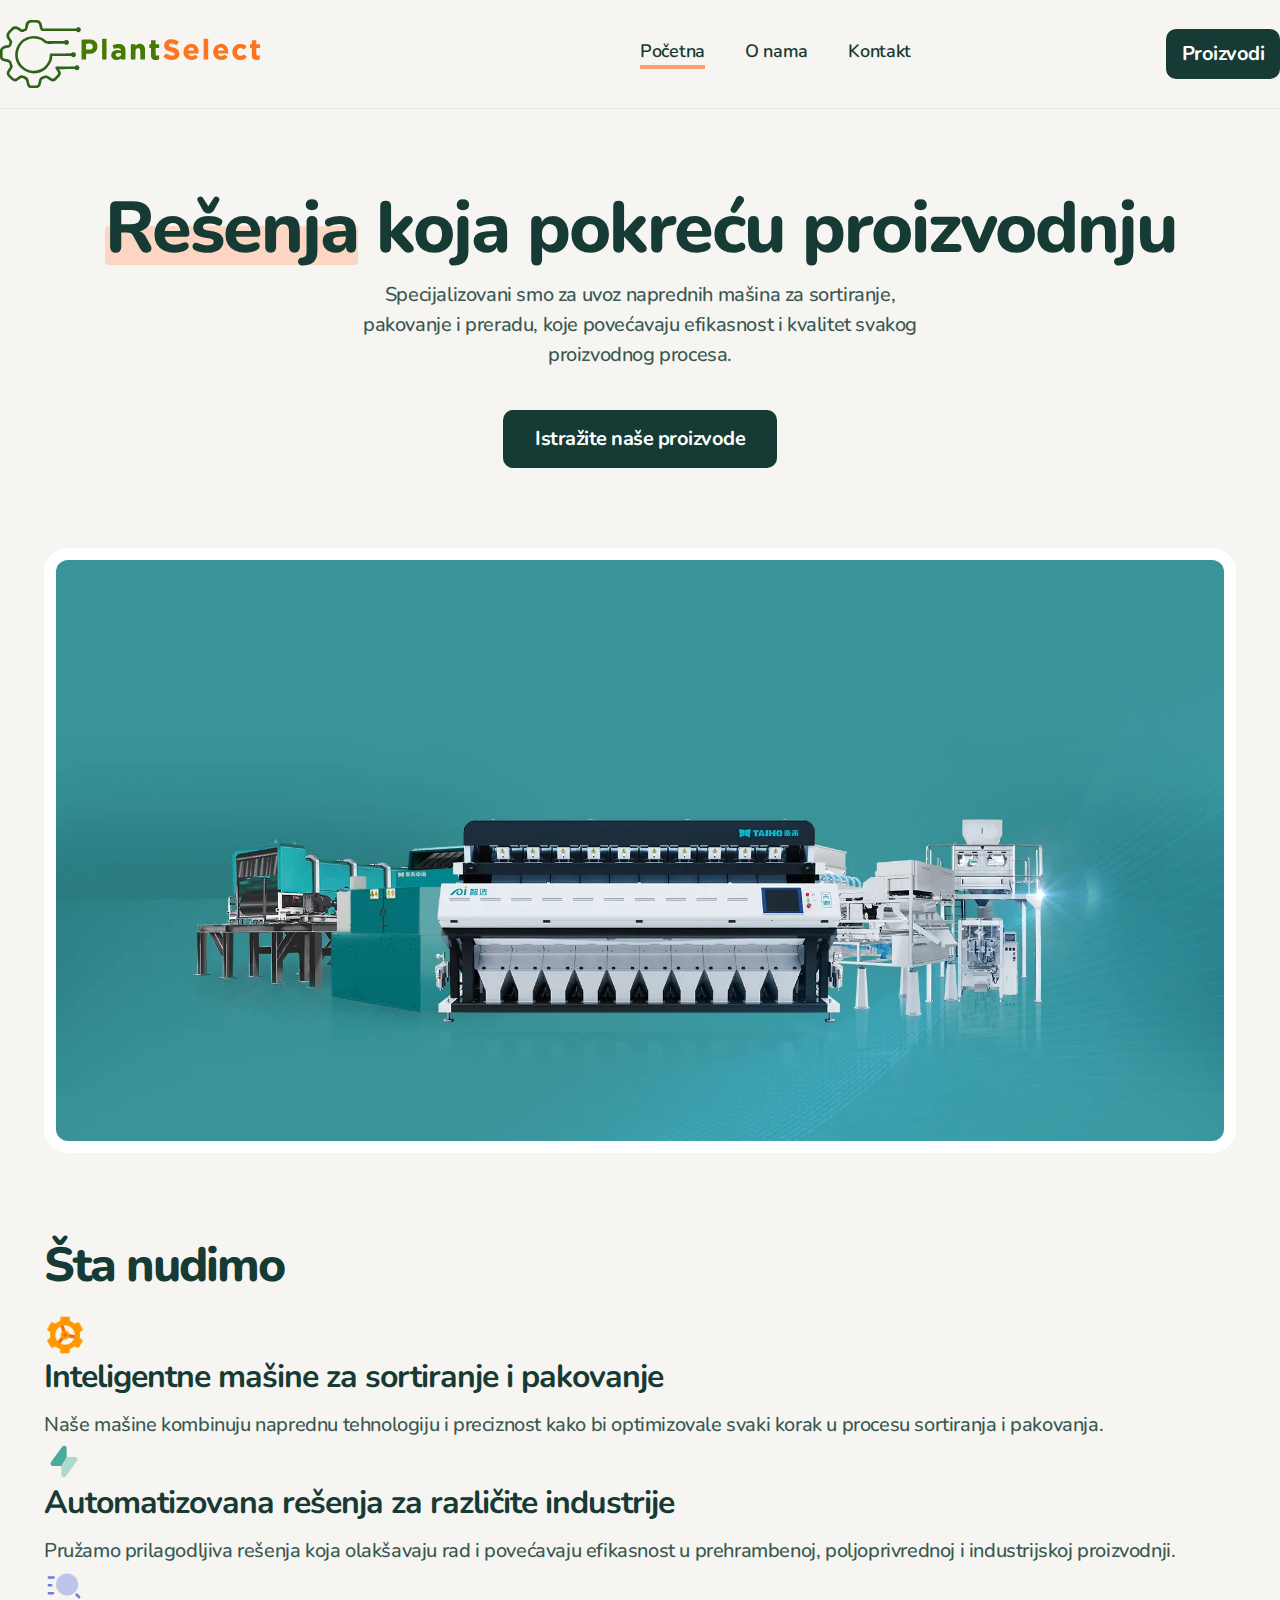
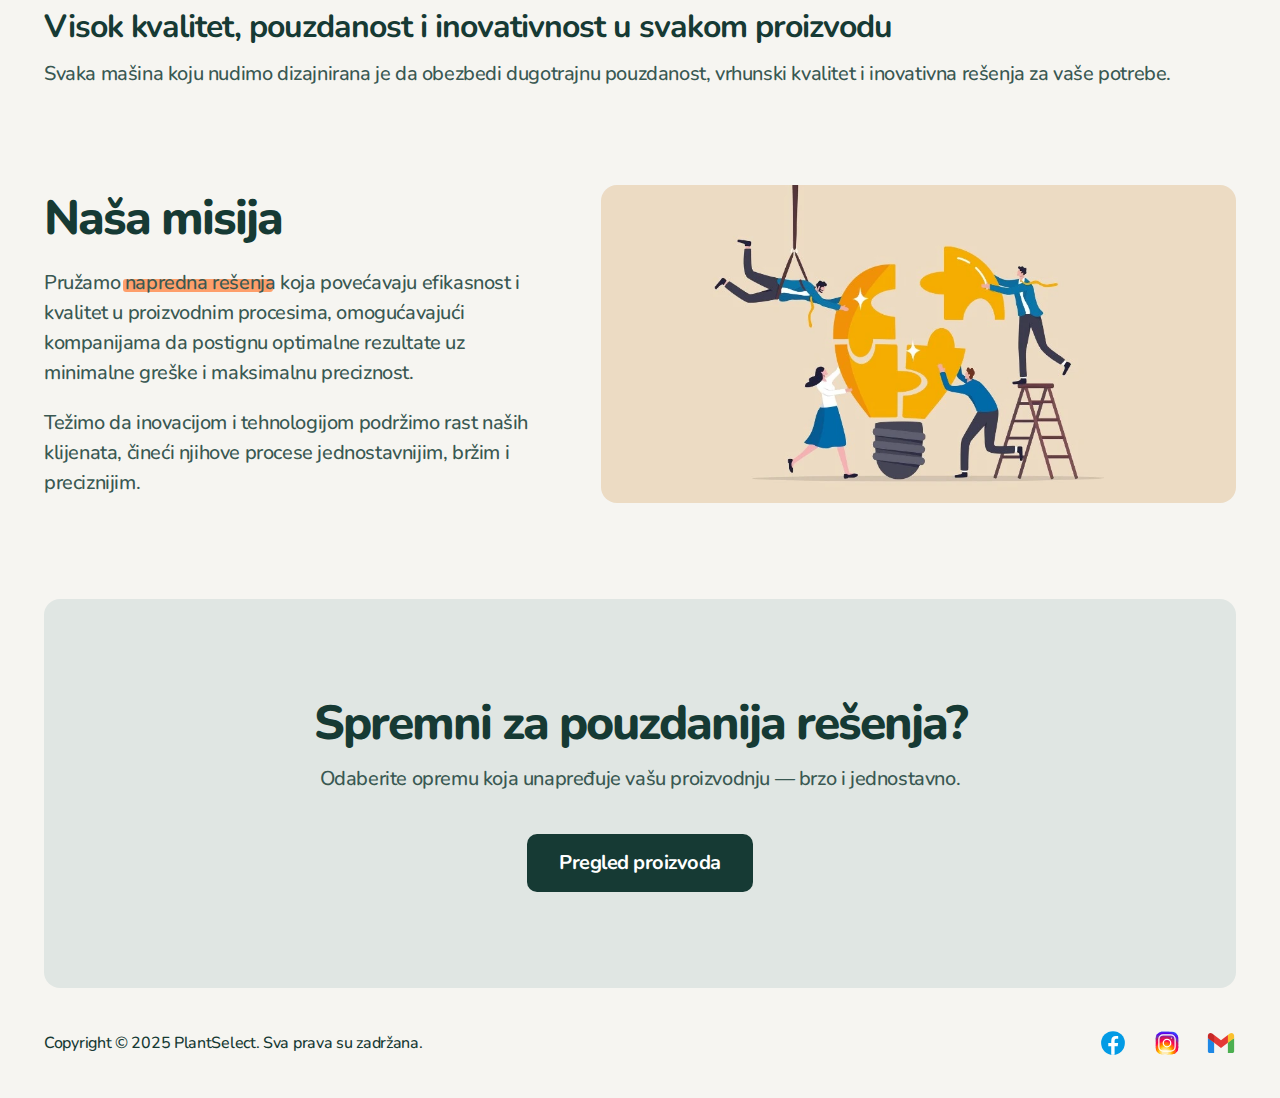
<file: index.html>
<!DOCTYPE html>
<html lang="en">
  <head>
    <meta charset="UTF-8" />
    <meta name="viewport" content="width=device-width, initial-scale=1.0" />
    <link rel="stylesheet" href="style/style.css" />
    <link rel="icon" type="image/png" href="assets/images/favicon.png" />
    <title>PlantSelect</title>
  </head>
  <body>
    <header class="header__main">
      <a href="index.html" class="header__logo">
        <img
          src="assets/images/logo.svg"
          alt="PlantSelect logo"
          width="260"
          height="40"
        />
      </a>

      <button class="header__mobile">
        <img
          src="assets/images/icon-hamburger-menu.svg"
          alt="Open mobile navigation"
        />
      </button>

      <nav class="header__nav nav">
        <ul class="nav__list">
          <li class="nav__item">
            <a href="index.html" class="nav__link nav__active">Početna</a>
          </li>

          <li class="nav__item">
            <a href="o-nama.html" class="nav__link">O nama</a>
          </li>

          <li class="nav__item">
            <a href="kontakt.html" class="nav__link">Kontakt</a>
          </li>
        </ul>

        <a href="proizvodi.html" class="nav__btn btn">Proizvodi</a>
      </nav>
    </header>

    <main>
      <section class="hero">
        <div class="hero__inner container">
          <div class="hero__content">
            <h1 class="hero__heading">
              <span>Rešenja</span> koja pokreću proizvodnju
            </h1>
            <p class="hero__text">
              Specijalizovani smo za uvoz naprednih mašina za sortiranje,
              pakovanje i preradu, koje povećavaju efikasnost i kvalitet svakog
              proizvodnog procesa.
            </p>
            <a class="hero__btn btn btn--big" href="proizvodi.html"
              >Istražite naše proizvode</a
            >
          </div>
          <div class="hero__imgs">
            <img
              class="hide__mobile"
              src="assets/images/hero.webp"
              alt="Hero img"
            />
            <img
              class="hide__desktop"
              src="assets/images/hero.webp"
              alt="Hero img"
            />
          </div>
        </div>
      </section>

      <section class="feature container">
        <h2 class="real-life__heading">Šta nudimo</h2>
        <div class="feature__grid">
          <div class="feature__item">
            <div class="feature__img-box">
              <img
                src="assets/images/masine-icon.png"
                alt="Inteligentne mašine za sortiranje i pakovanje"
                style="max-width: 42px"
              />
            </div>
            <div class="feature__text-box text-box">
              <h3 class="text-box__heading">
                Inteligentne mašine za sortiranje i pakovanje
              </h3>
              <p class="text-box__text">
                Naše mašine kombinuju naprednu tehnologiju i preciznost kako bi
                optimizovale svaki korak u procesu sortiranja i pakovanja.
              </p>
            </div>
          </div>

          <div class="feature__item">
            <div class="feature__img-box">
              <img
                src="assets/images/icon-minimum-fuss.svg"
                alt="Minimum fuss icon"
              />
            </div>
            <div class="feature__text-box text-box">
              <h3 class="text-box__heading">
                Automatizovana rešenja za različite industrije
              </h3>
              <p class="text-box__text">
                Pružamo prilagodljiva rešenja koja olakšavaju rad i povećavaju
                efikasnost u prehrambenoj, poljoprivrednoj i industrijskoj
                proizvodnji.
              </p>
            </div>
          </div>

          <div class="feature__item">
            <div class="feature__img-box">
              <img
                src="assets/images/icon-search-in-seconds.svg"
                alt="Search in seconds icon"
              />
            </div>
            <div class="feature__text-box text-box">
              <h3 class="text-box__heading">
                Visok kvalitet, pouzdanost i inovativnost u svakom proizvodu
              </h3>
              <p class="text-box__text">
                Svaka mašina koju nudimo dizajnirana je da obezbedi dugotrajnu
                pouzdanost, vrhunski kvalitet i inovativna rešenja za vaše
                potrebe.
              </p>
            </div>
          </div>
        </div>
      </section>

      <section class="real-life container">
        <div class="real-life__content">
          <h3 class="real-life__heading">Naša misija</h3>
          <p class="real-life__text">
            Pružamo <span>napredna rešenja</span> koja povećavaju efikasnost i
            kvalitet u proizvodnim procesima, omogućavajući kompanijama da
            postignu optimalne rezultate uz minimalne greške i maksimalnu
            preciznost.
          </p>
          <p class="real-life__text">
            Težimo da inovacijom i tehnologijom podržimo rast naših klijenata,
            čineći njihove procese jednostavnijim, bržim i preciznijim.
          </p>
        </div>
        <div class="real-life__img">
          <img
            class="hide__mobile"
            src="assets/images/nasa-misija.webp"
            alt="Naša misija"
          />
          <img
            class="hide__desktop"
            src="assets/images/nasa-misija.webp"
            alt="Naša misija"
          />
        </div>
      </section>

      <section class="cta container">
        <div class="cta__content">
          <h2 class="cta__heading">Spremni za pouzdanija rešenja?</h2>
          <p class="cta__text">
            Odaberite opremu koja unapređuje vašu proizvodnju — brzo i
            jednostavno.
          </p>
          <a href="proizvodi.html" class="btn btn--big">Pregled proizvoda</a>
        </div>
      </section>
    </main>

    <footer class="footer container">
      <p class="footer__text">
        Copyright © 2025 PlantSelect. Sva prava su zadržana.
      </p>
      <div class="footer__links">
        <a
          href="https://www.facebook.com/profile.php?id=61584553072310"
          class="footer__link"
        >
          <img
            src="assets/images/icon-facebook.svg"
            alt="Facebook sotial link"
            class="footer__icon"
          />
        </a>

        <a
          href="https://www.instagram.com/plantselectdoo?igsh=Z3VhMnlrZzRkcTZ1"
          class="footer__link"
        >
          <img
            src="assets/images/icon-instagram.svg"
            alt="Instagram sotial link"
            class="footer__icon"
          />
        </a>

        <a href="mailto:plantselectdoo@gmail.com" class="footer__link">
          <img
            src="assets/images/icon-gmail.svg"
            alt="Gmail sotial link"
            class="footer__icon"
          />
        </a>
      </div>
    </footer>
    <script src="script.js"></script>
  </body>
</html>
</file>
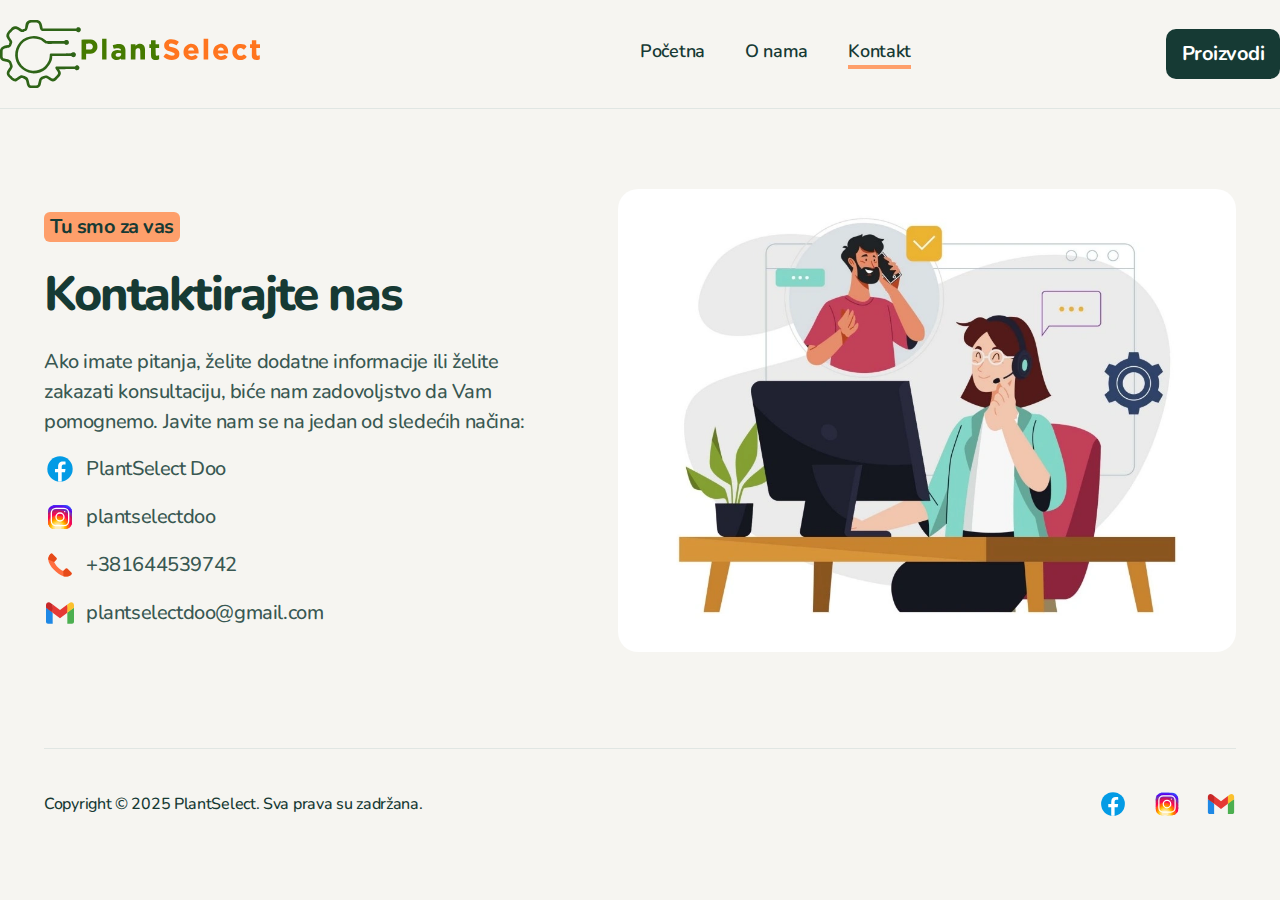
<file: kontakt.html>
<!DOCTYPE html>
<html lang="en">
  <head>
    <meta charset="UTF-8" />
    <meta name="viewport" content="width=device-width, initial-scale=1.0" />
    <link rel="stylesheet" href="style/style.css" />
    <title>PlantSelect</title>
  </head>
  <body>
    <header class="header__main">
      <a href="index.html" class="header__logo">
        <img
          src="assets/images/logo.svg"
          alt="Healthy Recipe Finder site logo"
          width="260"
          height="40"
        />
      </a>

      <button class="header__mobile">
        <img
          src="assets/images/icon-hamburger-menu.svg"
          alt="Open mobile navigation"
        />
      </button>

      <nav class="header__nav nav">
        <ul class="nav__list">
          <li class="nav__item">
            <a href="index.html" class="nav__link">Početna</a>
          </li>

          <li class="nav__item">
            <a href="o-nama.html" class="nav__link">O nama</a>
          </li>

          <li class="nav__item">
            <a href="kontakt.html" class="nav__link nav__active">Kontakt</a>
          </li>
        </ul>

        <a href="proizvodi.html" class="nav__btn btn">Proizvodi</a>
      </nav>
    </header>

    <section class="mission container">
      <div class="mission__inner">
        <div class="mission__content">
          <h2 class="mission__heading">Tu smo za vas</h2>

          <p class="mission__sub-heading">Kontaktirajte nas</p>

          <p class="mission__text">
            Ako imate pitanja, želite dodatne informacije ili želite zakazati
            konsultaciju, biće nam zadovoljstvo da Vam pomognemo. Javite nam se
            na jedan od sledećih načina:
          </p>
          <a
            href="https://www.facebook.com/profile.php?id=61584553072310"
            class="mission__text"
            style="display: flex; align-items: center; gap: 10px"
          >
            <img
              src="assets/images/icon-facebook.svg"
              alt="Instagram sotial link"
              class="footer__icon"
              style="max-width: 32px"
            />
            PlantSelect Doo
          </a>
          <a
            href="https://www.instagram.com/plantselectdoo?igsh=Z3VhMnlrZzRkcTZ1"
            class="mission__text"
            style="display: flex; align-items: center; gap: 10px"
          >
            <img
              src="assets/images/icon-instagram.svg"
              alt="Instagram sotial link"
              class="footer__icon"
              style="max-width: 32px"
            />
            plantselectdoo
          </a>
          <a
            href="tel:+381644539742"
            class="mission__text"
            style="display: flex; align-items: center; gap: 10px"
          >
            <img
              src="assets/images/phone.svg"
              alt="Instagram sotial link"
              class="footer__icon"
              style="max-width: 32px"
            />
            +381644539742
          </a>
          <a
            href="mailto:plantselectdoo@gmail.com"
            class="mission__text"
            style="display: flex; align-items: center; gap: 10px"
          >
            <img
              src="assets/images/icon-gmail.svg"
              alt="Instagram sotial link"
              class="footer__icon"
              style="max-width: 32px"
            />
            plantselectdoo@gmail.com
          </a>
        </div>
        <div class="mission__img">
          <img
            class="hide__mobile"
            src="assets/images/kontakt.webp"
            alt="Naša misija"
          />
          <img
            class="hide__desktop"
            src="assets/images/kontakt.webp"
            alt="Naša misija"
          />
        </div>
      </div>
    </section>

    <footer class="footer container">
      <p class="footer__text">
        Copyright © 2025 PlantSelect. Sva prava su zadržana.
      </p>
      <div class="footer__links">
        <a
          href="https://www.facebook.com/profile.php?id=61584553072310"
          class="footer__link"
        >
          <img
            src="assets/images/icon-facebook.svg"
            alt="Instagram sotial link"
            class="footer__icon"
          />
        </a>

        <a
          href="https://www.instagram.com/plantselectdoo?igsh=Z3VhMnlrZzRkcTZ1"
          class="footer__link"
        >
          <img
            src="assets/images/icon-instagram.svg"
            alt="Bluesky sotial link"
            class="footer__icon"
          />
        </a>

        <a href="mailto:plantselectdoo@gmail.com" class="footer__link">
          <img
            src="assets/images/icon-gmail.svg"
            alt="Bluesky sotial link"
            class="footer__icon"
          />
        </a>
      </div>
    </footer>
    <script src="script.js"></script>
  </body>
</html>
</file>
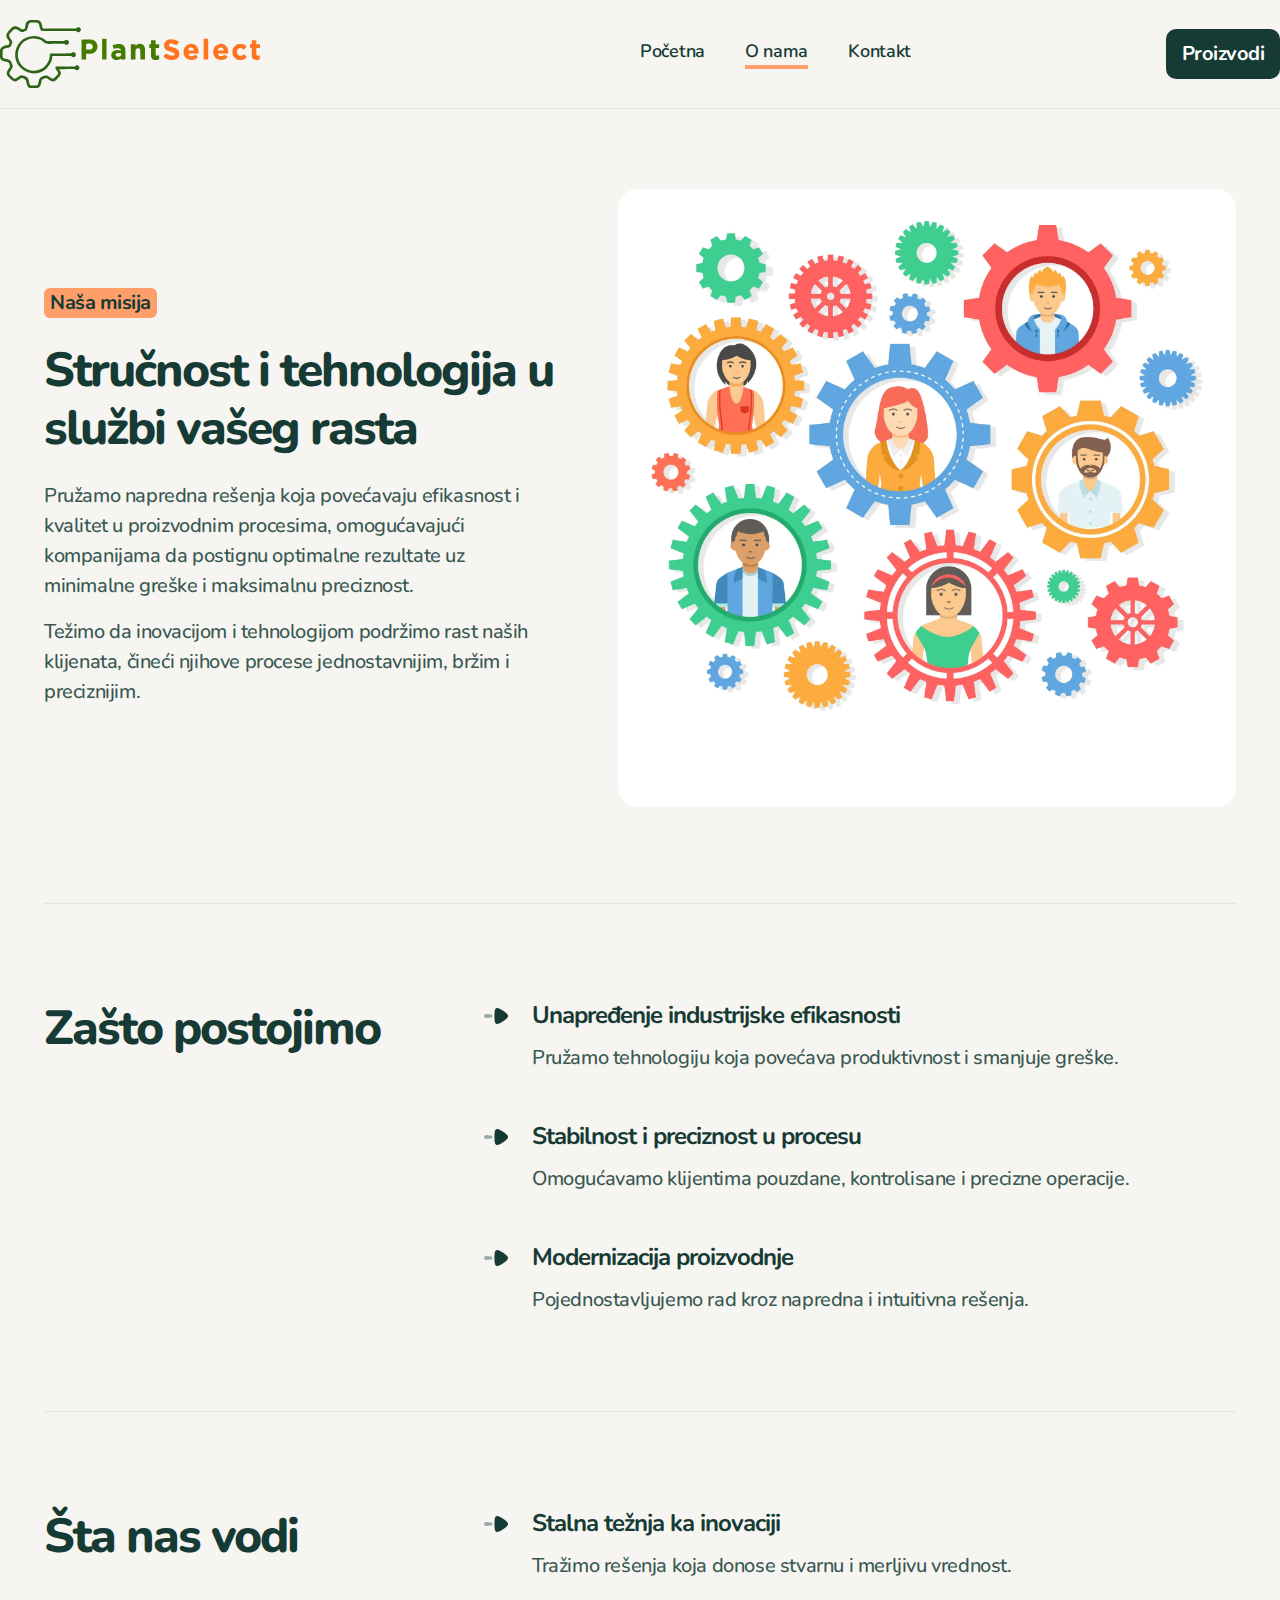
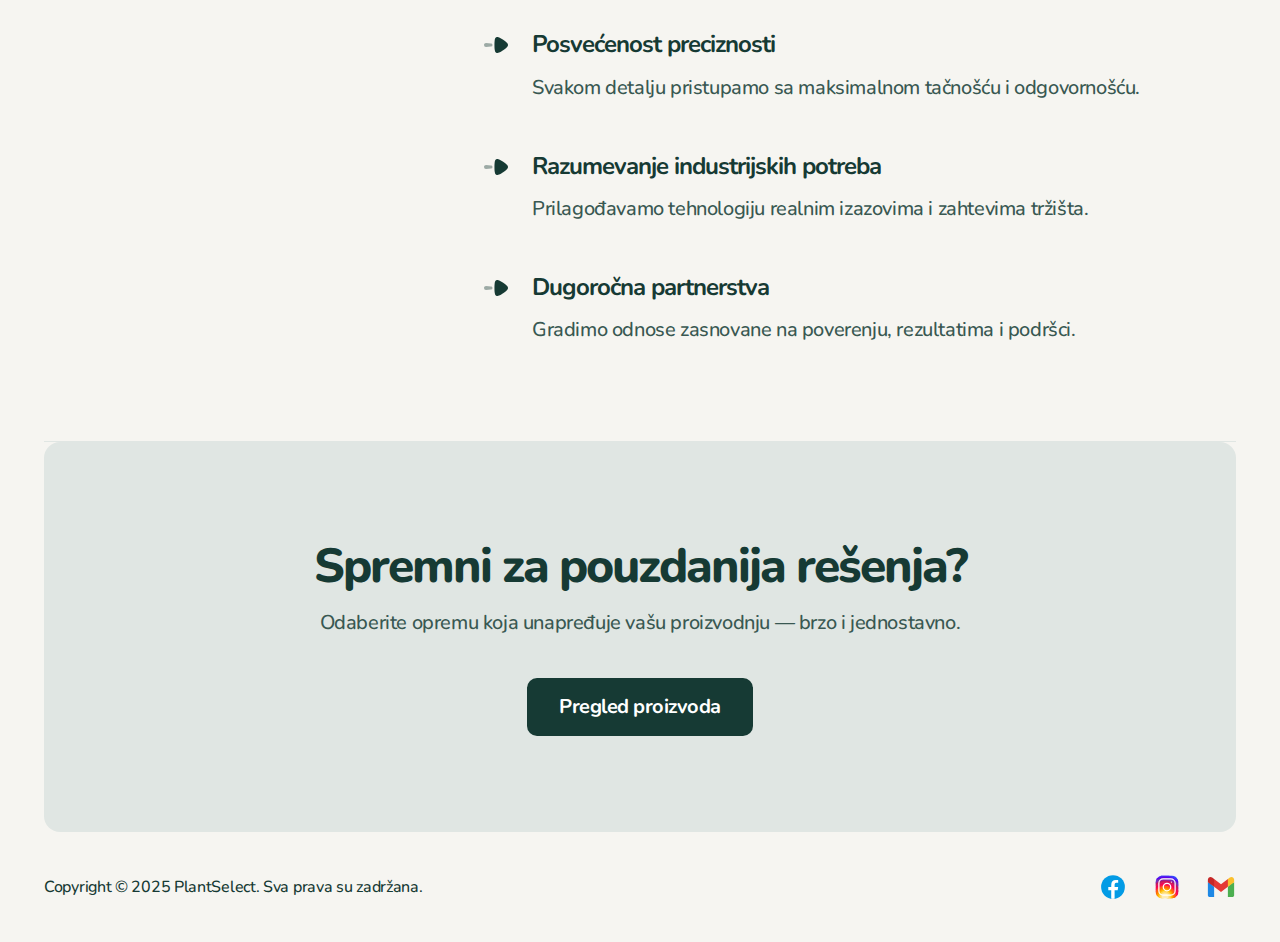
<file: o-nama.html>
<!DOCTYPE html>
<html lang="en">
  <head>
    <meta charset="UTF-8" />
    <meta name="viewport" content="width=device-width, initial-scale=1.0" />
    <link rel="stylesheet" href="style/style.css" />
    <title>PlantSelect</title>
  </head>
  <body>
    <header class="header__main">
      <a href="index.html" class="header__logo">
        <img
          src="assets/images/logo.svg"
          alt="Healthy Recipe Finder site logo"
          width="260"
          height="40"
        />
      </a>

      <button class="header__mobile">
        <img
          src="assets/images/icon-hamburger-menu.svg"
          alt="Open mobile navigation"
        />
      </button>

      <nav class="header__nav nav">
        <ul class="nav__list">
          <li class="nav__item">
            <a href="index.html" class="nav__link">Početna</a>
          </li>

          <li class="nav__item">
            <a href="o-nama.html" class="nav__link nav__active">O nama</a>
          </li>

          <li class="nav__item">
            <a href="kontakt.html" class="nav__link">Kontakt</a>
          </li>
        </ul>

        <a href="proizvodi.html" class="nav__btn btn">Proizvodi</a>
      </nav>
    </header>

    <main>
      <section class="mission container">
        <div class="mission__inner">
          <div class="mission__content">
            <h2 class="mission__heading">Naša misija</h2>

            <p class="mission__sub-heading">
              Stručnost i tehnologija u službi vašeg rasta
            </p>

            <p class="mission__text">
              Pružamo napredna rešenja koja povećavaju efikasnost i kvalitet u
              proizvodnim procesima, omogućavajući kompanijama da postignu
              optimalne rezultate uz minimalne greške i maksimalnu preciznost.
            </p>
            <p class="mission__text">
              Težimo da inovacijom i tehnologijom podržimo rast naših klijenata,
              čineći njihove procese jednostavnijim, bržim i preciznijim.
            </p>
          </div>
          <div class="mission__img">
            <img
              class="hide__mobile"
              src="assets/images/o-nama.webp"
              alt="Naša misija"
            />
            <img
              class="hide__desktop"
              src="assets/images/o-nama.webp"
              alt="Naša misija"
            />
          </div>
        </div>
      </section>

      <section class="list container">
        <div class="list__inner">
          <h2 class="list__heading">Zašto postojimo</h2>

          <div class="list__list">
            <div class="list__item">
              <img
                src="assets/images/icon-bullet-point.svg"
                alt="Icon bullet point"
              />
              <div class="list__text-box">
                <h3 class="list__text-heading">
                  Unapređenje industrijske efikasnosti
                </h3>

                <p class="list__text-text">
                  Pružamo tehnologiju koja povećava produktivnost i smanjuje
                  greške.
                </p>
              </div>
            </div>

            <div class="list__item">
              <img
                src="assets/images/icon-bullet-point.svg"
                alt="Icon bullet point"
              />
              <div class="list__text-box">
                <h3 class="list__text-heading">
                  Stabilnost i preciznost u procesu
                </h3>

                <p class="list__text-text">
                  Omogućavamo klijentima pouzdane, kontrolisane i precizne
                  operacije.
                </p>
              </div>
            </div>

            <div class="list__item">
              <img
                src="assets/images/icon-bullet-point.svg"
                alt="Icon bullet point"
              />
              <div class="list__text-box">
                <h3 class="list__text-heading">Modernizacija proizvodnje</h3>

                <p class="list__text-text">
                  Pojednostavljujemo rad kroz napredna i intuitivna rešenja.
                </p>
              </div>
            </div>
          </div>
        </div>
      </section>

      <section class="list container">
        <div class="list__inner">
          <h2 class="list__heading">Šta nas vodi</h2>

          <div class="list__list">
            <div class="list__item">
              <img
                src="assets/images/icon-bullet-point.svg"
                alt="Icon bullet point"
              />
              <div class="list__text-box">
                <h3 class="list__text-heading">Stalna težnja ka inovaciji</h3>

                <p class="list__text-text">
                  Tražimo rešenja koja donose stvarnu i merljivu vrednost.
                </p>
              </div>
            </div>

            <div class="list__item">
              <img
                src="assets/images/icon-bullet-point.svg"
                alt="Icon bullet point"
              />
              <div class="list__text-box">
                <h3 class="list__text-heading">Posvećenost preciznosti</h3>

                <p class="list__text-text">
                  Svakom detalju pristupamo sa maksimalnom tačnošću i
                  odgovornošću.
                </p>
              </div>
            </div>

            <div class="list__item">
              <img
                src="assets/images/icon-bullet-point.svg"
                alt="Icon bullet point"
              />
              <div class="list__text-box">
                <h3 class="list__text-heading">
                  Razumevanje industrijskih potreba
                </h3>

                <p class="list__text-text">
                  Prilagođavamo tehnologiju realnim izazovima i zahtevima
                  tržišta.
                </p>
              </div>
            </div>

            <div class="list__item">
              <img
                src="assets/images/icon-bullet-point.svg"
                alt="Icon bullet point"
              />
              <div class="list__text-box">
                <h3 class="list__text-heading">Dugoročna partnerstva</h3>

                <p class="list__text-text">
                  Gradimo odnose zasnovane na poverenju, rezultatima i podršci.
                </p>
              </div>
            </div>
          </div>
        </div>
      </section>

      <!-- <section class="beyond container">
        <div class="beyond__inner">
          <div class="beyond__text-box">
            <h2 class="beyond__heading">Kako stvaramo vrednost</h2>
            <p class="beyond__text">
              Kroz kombinaciju inovacije, stručnosti i prilagođenih rešenja
              pomažemo kompanijama da unaprede svoje procese i postignu
              stabilne, merljive rezultate.
            </p>
            <ul class="beyond__list">
              <li class="beyond__list-item">Ubrzavanje proizvodnih ciklusa</li>

              <li class="beyond__list-item">
                Naša rešenja skraćuju vreme obrade i povećavaju protok posla.
              </li>

              <li class="beyond__list-item">
                Klijentima omogućavamo konzistentne i merljive rezultate rada.
              </li>
            </ul>
          </div>
          <div class="beyond__img">
            <img
              class="hide__mobile"
              src="assets/images/image-about-beyond-the-plate-large.webp"
              alt="Image about beyond the plate"
            />
            <img
              class="hide__desktop"
              src="assets/images/image-about-beyond-the-plate-small.webp"
              alt="Image about beyond the plate"
            />
          </div>
        </div>
      </section> -->

      <section class="cta container">
        <div class="cta__content">
          <h2 class="cta__heading">Spremni za pouzdanija rešenja?</h2>
          <p class="cta__text">
            Odaberite opremu koja unapređuje vašu proizvodnju — brzo i
            jednostavno.
          </p>
          <a href="proizvodi.html" class="btn btn--big">Pregled proizvoda</a>
        </div>
      </section>
    </main>

    <footer class="footer container">
      <p class="footer__text">
        Copyright © 2025 PlantSelect. Sva prava su zadržana.
      </p>
      <div class="footer__links">
        <a
          href="https://www.facebook.com/profile.php?id=61584553072310"
          class="footer__link"
        >
          <img
            src="assets/images/icon-facebook.svg"
            alt="Instagram sotial link"
            class="footer__icon"
          />
        </a>

        <a
          href="https://www.instagram.com/plantselectdoo?igsh=Z3VhMnlrZzRkcTZ1"
          class="footer__link"
        >
          <img
            src="assets/images/icon-instagram.svg"
            alt="Bluesky sotial link"
            class="footer__icon"
          />
        </a>

        <a href="mailto:plantselectdoo@gmail.com" class="footer__link">
          <img
            src="assets/images/icon-gmail.svg"
            alt="Bluesky sotial link"
            class="footer__icon"
          />
        </a>
      </div>
    </footer>
    <script src="script.js"></script>
  </body>
</html>
</file>
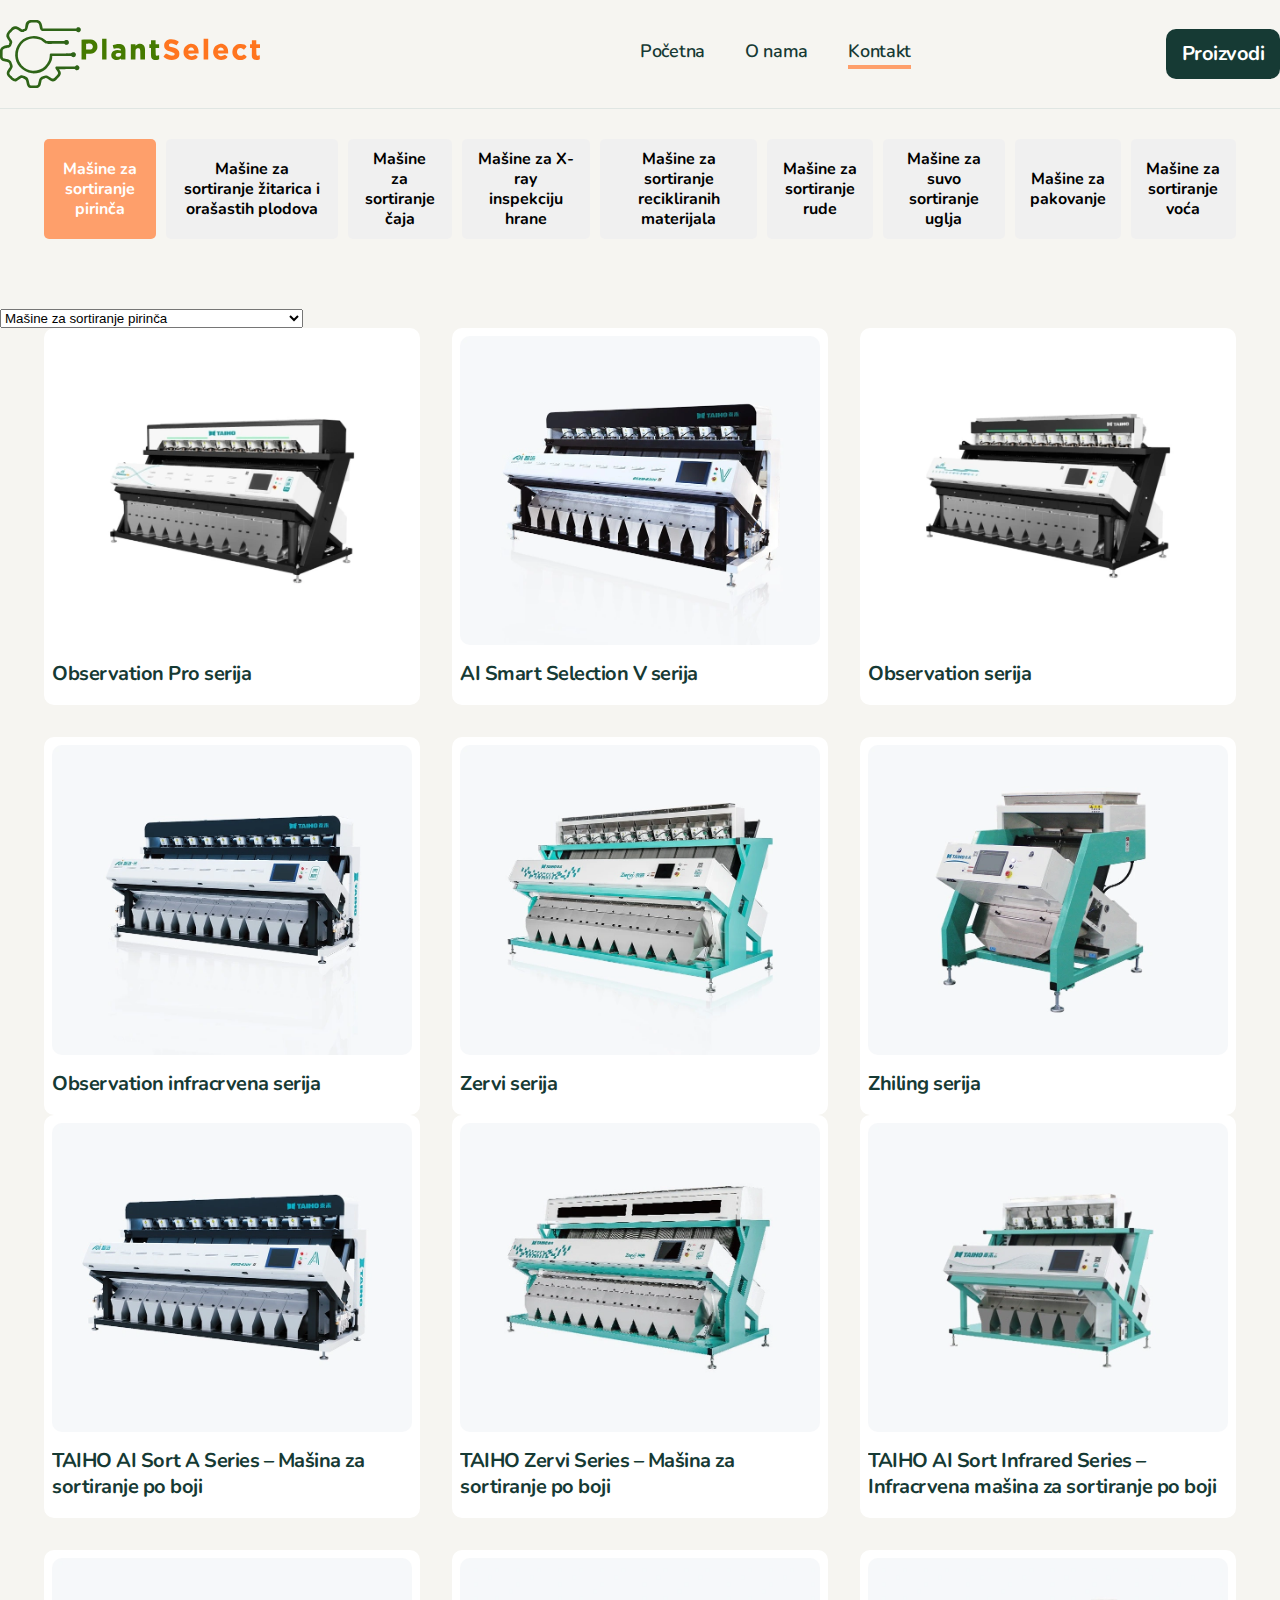
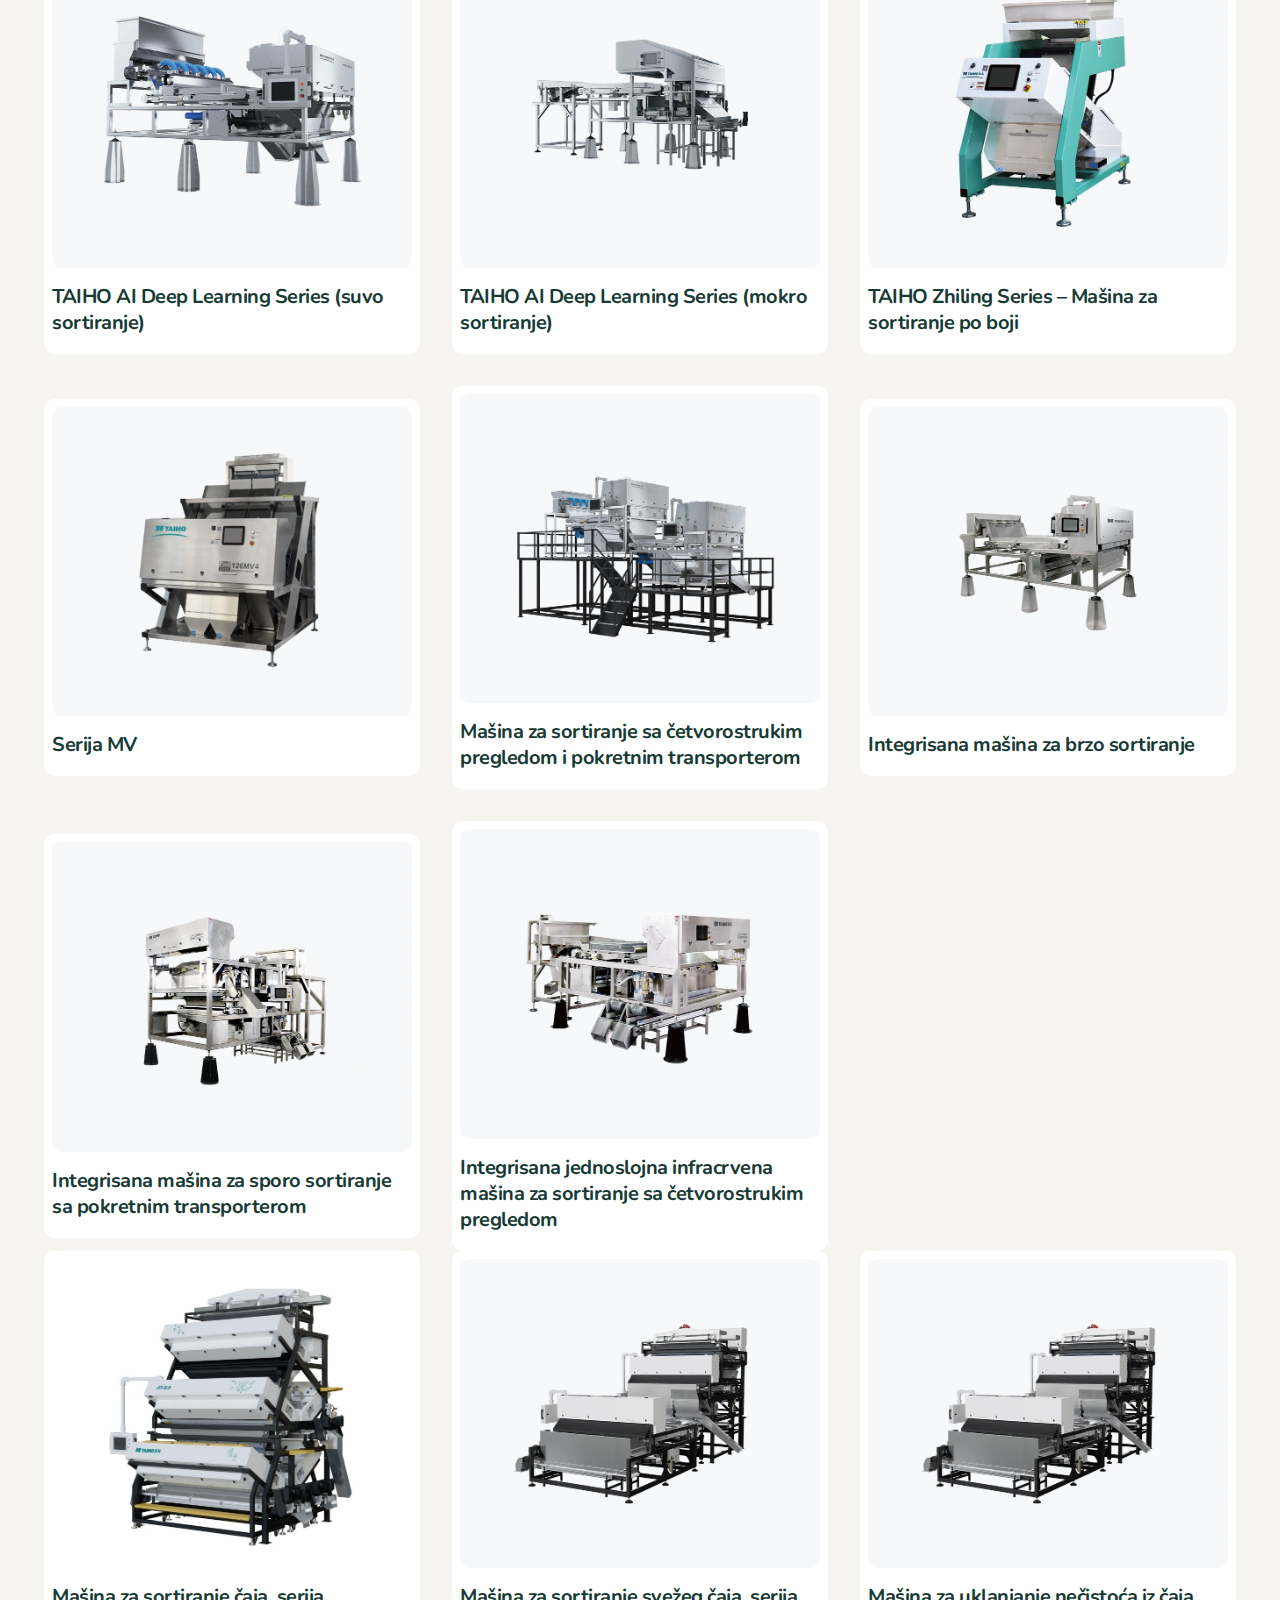
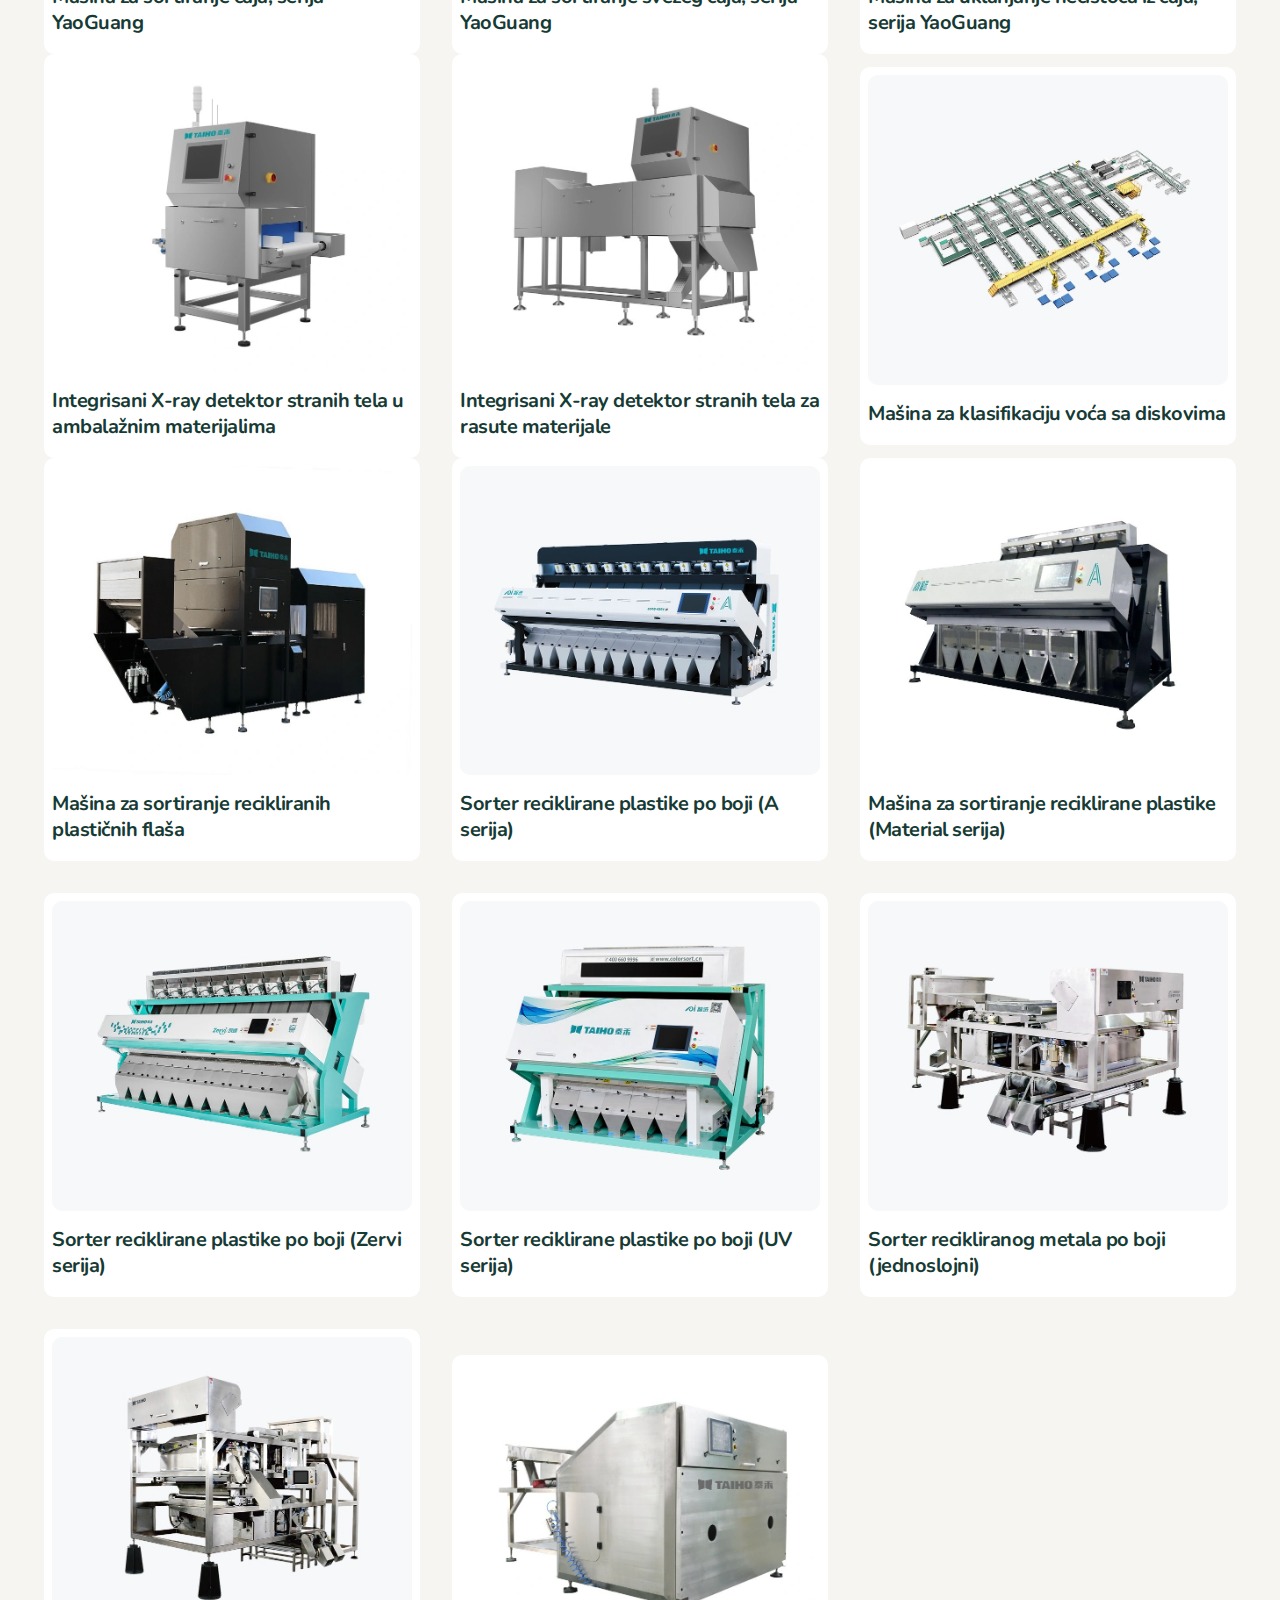
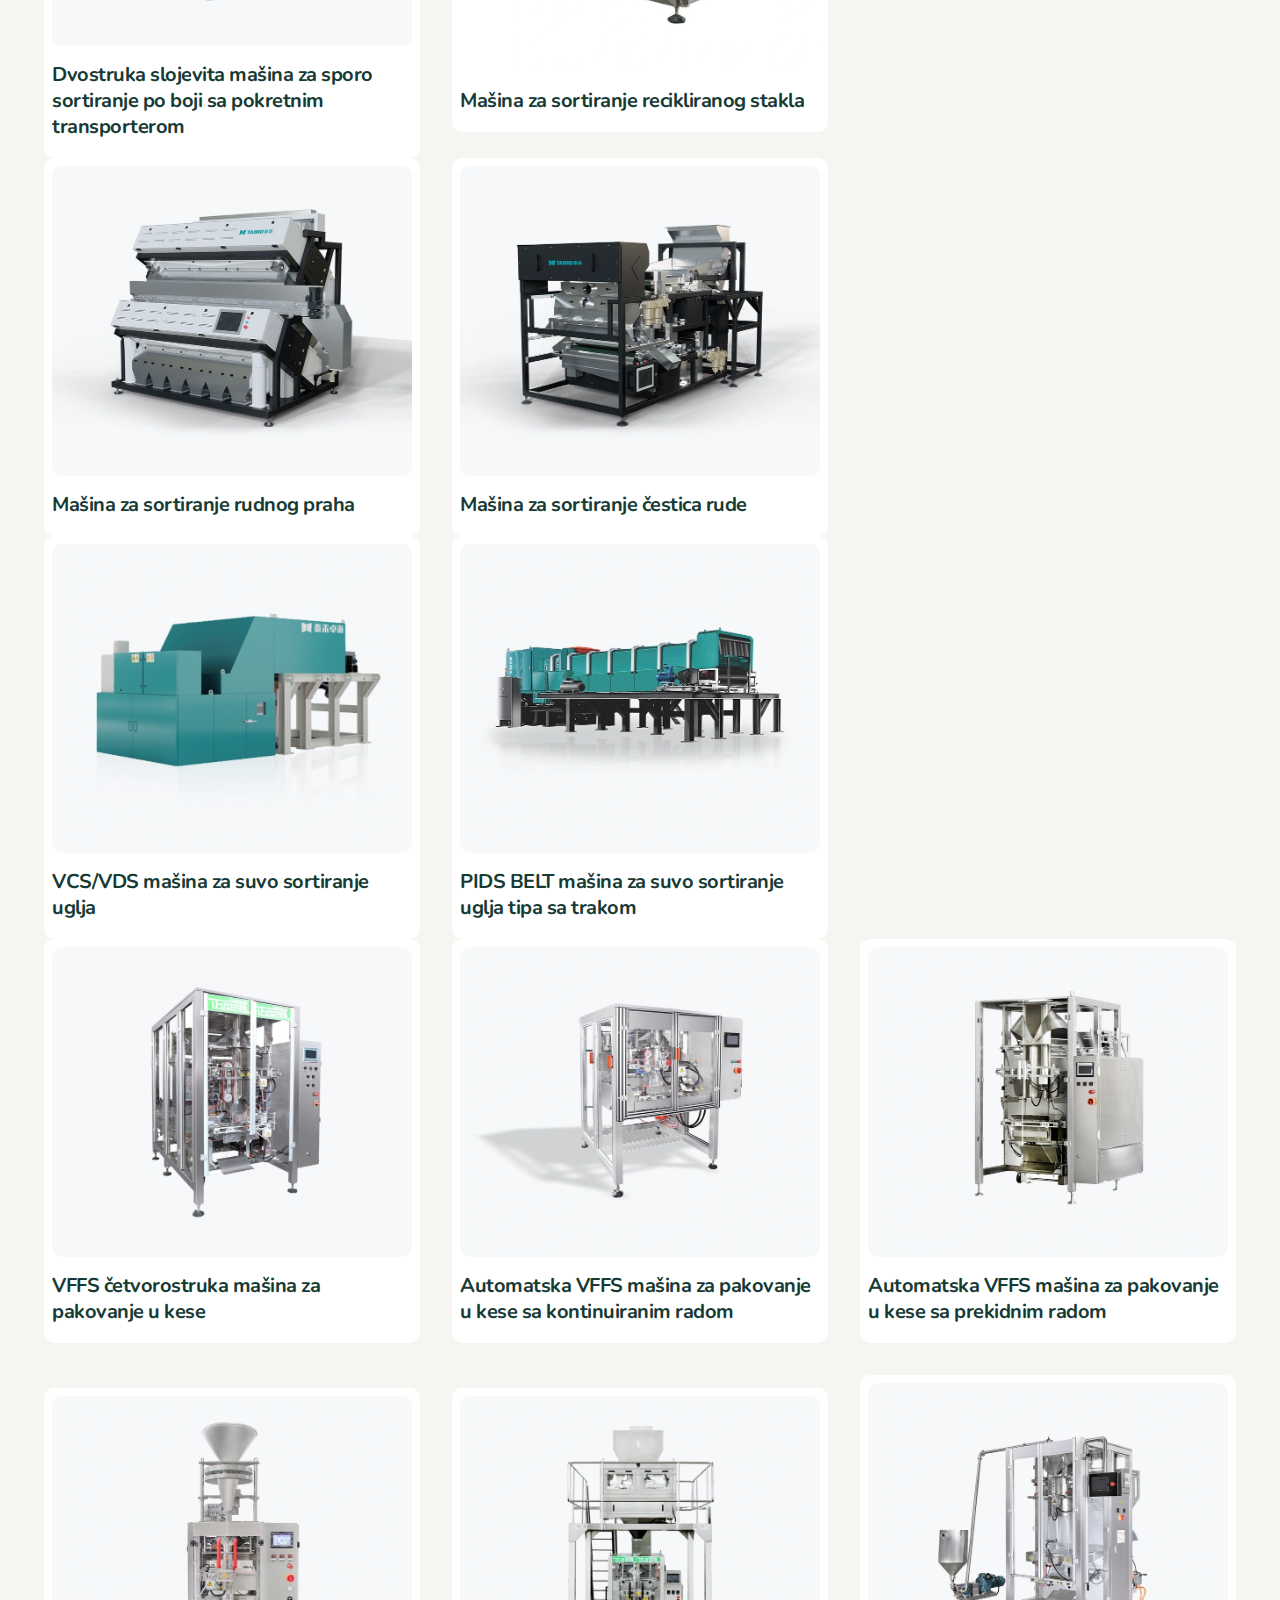
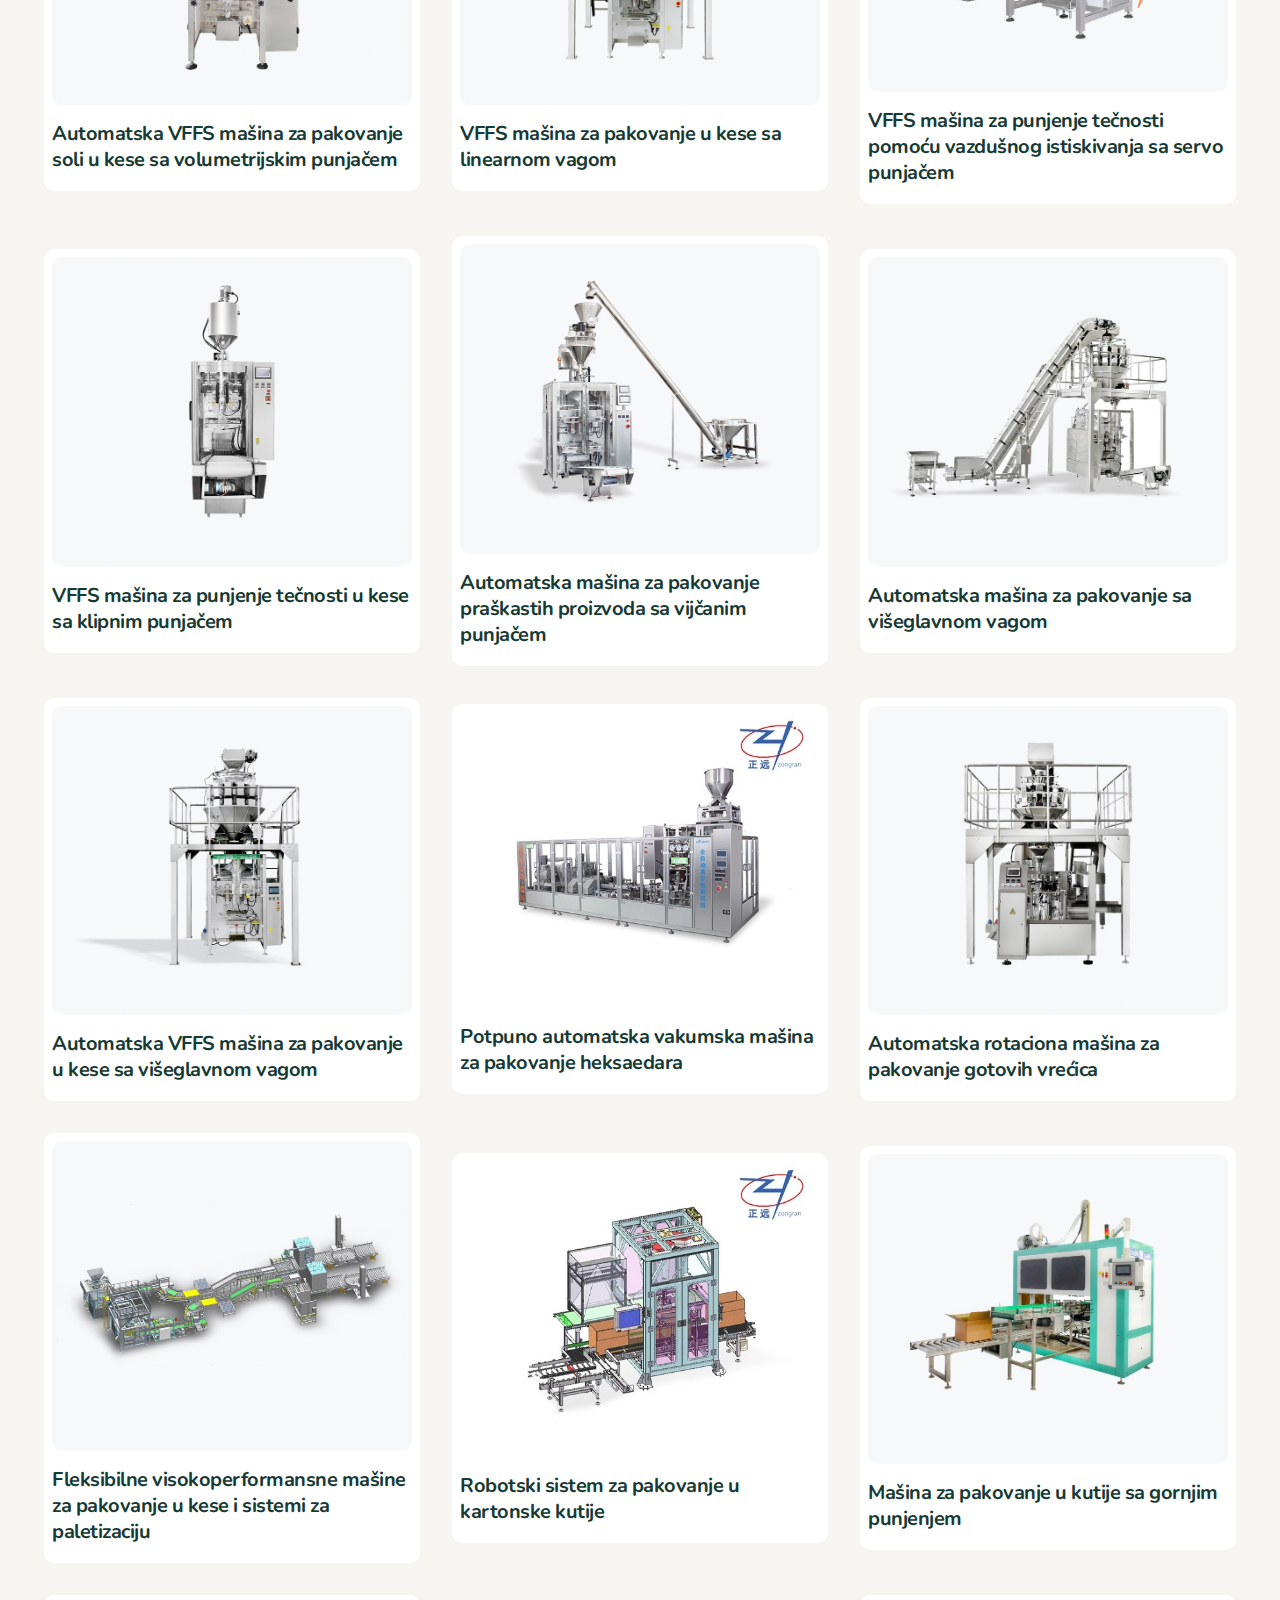
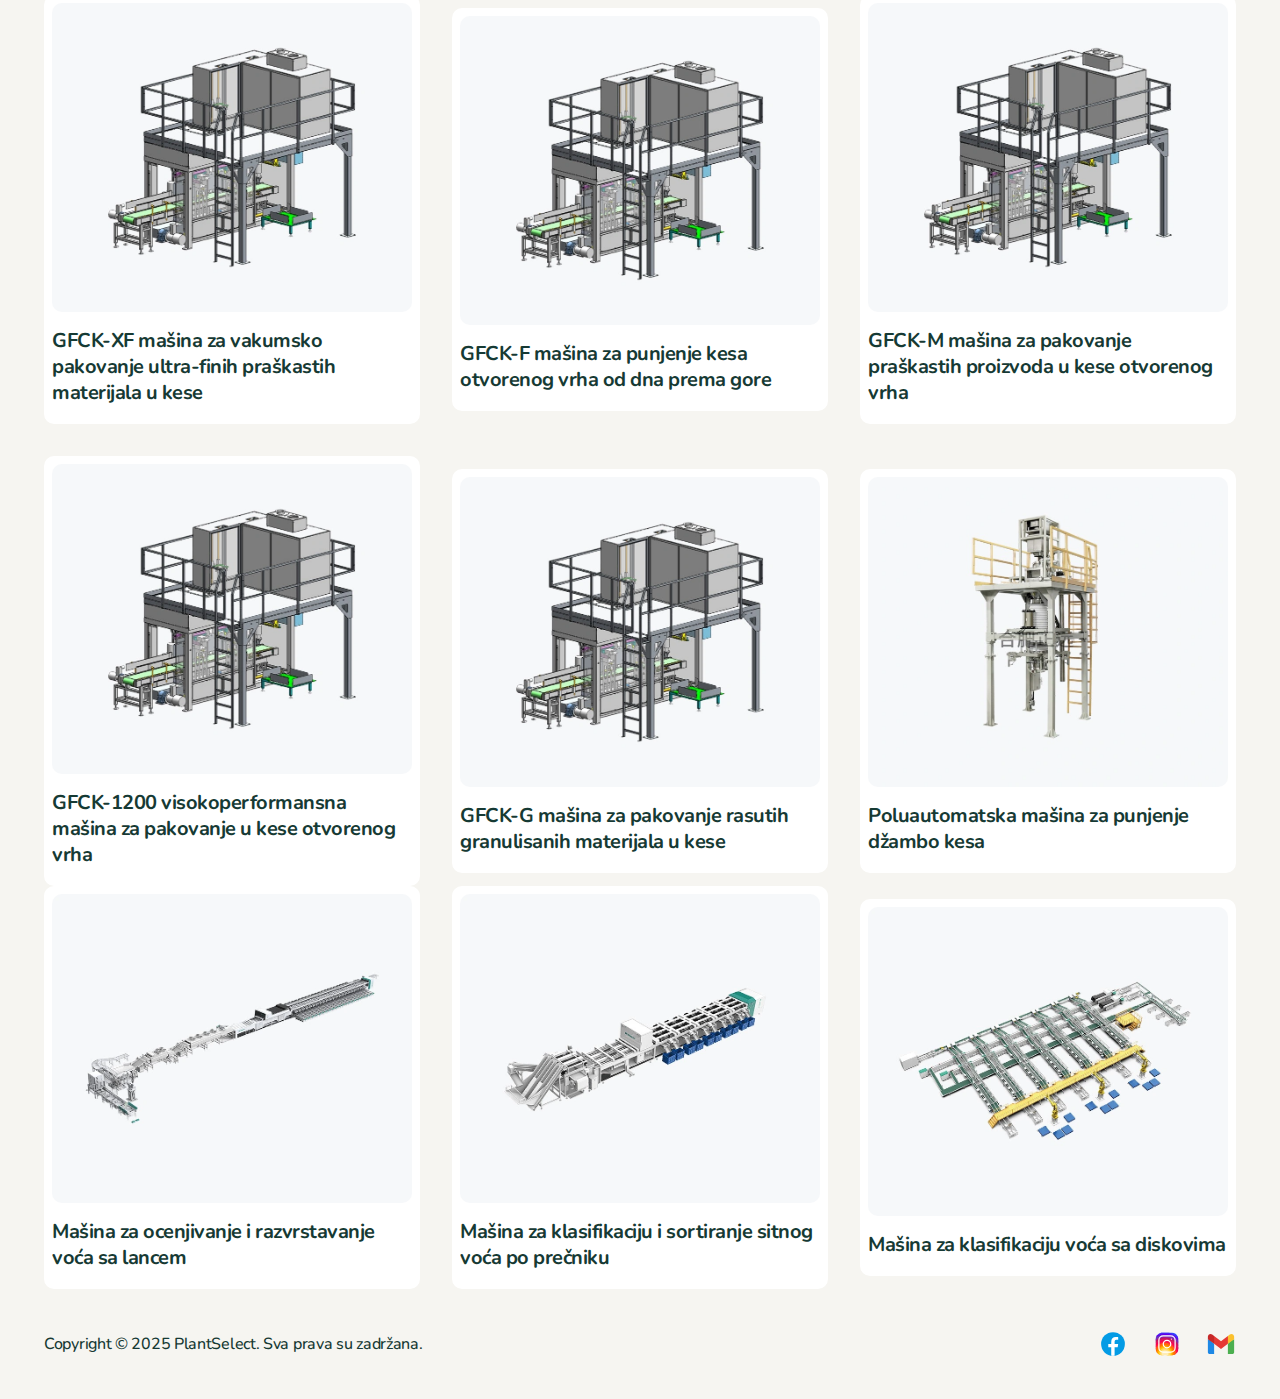
<file: proizvodi.html>
<!DOCTYPE html>
<html lang="en">
  <head>
    <meta charset="UTF-8" />
    <meta name="viewport" content="width=device-width, initial-scale=1.0" />
    <link rel="stylesheet" href="style/style.css" />
    <title>PlantSelect</title>
  </head>
  <body>
    <header class="header__main">
      <a href="index.html" class="header__logo">
        <img
          src="assets/images/logo.svg"
          alt="Healthy Recipe Finder site logo"
          width="260"
          height="40"
        />
      </a>

      <button class="header__mobile">
        <img
          src="assets/images/icon-hamburger-menu.svg"
          alt="Open mobile navigation"
        />
      </button>

      <nav class="header__nav nav">
        <ul class="nav__list">
          <li class="nav__item">
            <a href="index.html" class="nav__link">Početna</a>
          </li>

          <li class="nav__item">
            <a href="o-nama.html" class="nav__link">O nama</a>
          </li>

          <li class="nav__item">
            <a href="kontakt.html" class="nav__link nav__active">Kontakt</a>
          </li>
        </ul>

        <a href="proizvodi.html" class="nav__btn btn">Proizvodi</a>
      </nav>
    </header>

    <div class="tabs container">
      <button class="tab" data-target="rice">
        Mašine za sortiranje pirinča
      </button>
      <button class="tab" data-target="nut">
        Mašine za sortiranje žitarica i orašastih plodova
      </button>
      <button class="tab" data-target="tea">Mašine za sortiranje čaja</button>
      <button class="tab" data-target="xray">
        Mašine za X-ray inspekciju hrane
      </button>
      <button class="tab" data-target="recycled">
        Mašine za sortiranje recikliranih materijala
      </button>
      <button class="tab" data-target="ore">Mašine za sortiranje rude</button>
      <button class="tab" data-target="coal">
        Mašine za suvo sortiranje uglja
      </button>
      <button class="tab" data-target="packing">Mašine za pakovanje</button>

      <button class="tab" data-target="fruit">Mašine za sortiranje voća</button>
    </div>

    <!-- Mobile dropdown -->
    <div class="tabs__mobile">
      <select id="tabsSelect">
        <option value="rice">Mašine za sortiranje pirinča</option>
        <option value="nut">
          Mašine za sortiranje žitarica i orašastih plodova
        </option>
        <option value="tea">Mašine za sortiranje čaja</option>
        <option value="xray">Mašine za X-ray inspekciju hrane</option>
        <option value="recycled">
          Mašine za sortiranje recikliranih materijala
        </option>
        <option value="ore">Mašine za sortiranje rude</option>
        <option value="coal">Mašine za suvo sortiranje uglja</option>
        <option value="packing">Mašine za pakovanje</option>
        <option value="fruit">Mašine za sortiranje voća</option>
      </select>
    </div>

    <main>
      <section class="recipes container">
        <!-- 1 -->
        <section class="product" id="rice">
          <!-- 1 -->
          <div class="product__card">
            <div class="product__img">
              <img
                class="hide__mobile"
                src="assets/images/masina-za-sortiranje-pirinca/observation-pro-serija.webp"
                alt="Observation Pro serija"
              />
              <img
                class="hide__desktop"
                src="assets/images/masina-za-sortiranje-pirinca/observation-pro-serija.webp"
                alt="Observation Pro serija"
              />
            </div>
            <div class="product__info info">
              <h2 class="info__heading">Observation Pro serija</h2>
            </div>
          </div>
          <!-- 2 -->
          <div class="product__card">
            <div class="product__img">
              <img
                class="hide__mobile"
                src="assets/images/masina-za-sortiranje-pirinca/ai-smart-selection-v-serija.webp"
                alt="AI Smart Selection V serija"
              />
              <img
                class="hide__desktop"
                src="assets/images/masina-za-sortiranje-pirinca/ai-smart-selection-v-serija.webp"
                alt="AI Smart Selection V serija"
              />
            </div>
            <div class="product__info info">
              <h2 class="info__heading">AI Smart Selection V serija</h2>
            </div>
          </div>
          <!-- 3 -->
          <div class="product__card">
            <div class="product__img">
              <img
                class="hide__mobile"
                src="assets/images/masina-za-sortiranje-pirinca/observation-serija.webp"
                alt="Observation serija"
              />
              <img
                class="hide__desktop"
                src="assets/images/masina-za-sortiranje-pirinca/observation-serija.webp"
                alt="Observation serija"
              />
            </div>
            <div class="product__info info">
              <h2 class="info__heading">Observation serija</h2>
            </div>
          </div>
          <!-- 4 -->
          <div class="product__card">
            <div class="product__img">
              <img
                class="hide__mobile"
                src="assets/images/masina-za-sortiranje-pirinca/observation-infracrvena-serija.webp"
                alt="Observation infracrvena serija"
              />
              <img
                class="hide__desktop"
                src="assets/images/masina-za-sortiranje-pirinca/observation-infracrvena-serija.webp"
                alt="Observation infracrvena serija"
              />
            </div>
            <div class="product__info info">
              <h2 class="info__heading">Observation infracrvena serija</h2>
            </div>
          </div>
          <!-- 5 -->
          <div class="product__card">
            <div class="product__img">
              <img
                class="hide__mobile"
                src="assets/images/masina-za-sortiranje-pirinca/zervi-serija.webp"
                alt="Zervi serija"
              />
              <img
                class="hide__desktop"
                src="assets/images/masina-za-sortiranje-pirinca/zervi-serija.webp"
                alt="Zervi serija"
              />
            </div>
            <div class="product__info info">
              <h2 class="info__heading">Zervi serija</h2>
            </div>
          </div>
          <!-- 6 -->
          <div class="product__card">
            <div class="product__img">
              <img
                class="hide__mobile"
                src="assets/images/masina-za-sortiranje-pirinca/zhiling-serija.webp"
                alt="Zhiling serija"
              />
              <img
                class="hide__desktop"
                src="assets/images/masina-za-sortiranje-pirinca/zhiling-serija.webp"
                alt="Zhiling serija"
              />
            </div>
            <div class="product__info info">
              <h2 class="info__heading">Zhiling serija</h2>
            </div>
          </div>
        </section>
        <!-- 2 -->
        <section class="product" id="nut">
          <!-- 1 -->
          <div class="product__card">
            <div class="product__img">
              <img
                class="hide__mobile"
                src="assets/images/masina-za-sortiranje-zitarica-i-orasastih-plodova/1.webp"
                alt="TAIHO AI Sort A Series – Mašina za sortiranje po boji"
              />
              <img
                class="hide__desktop"
                src="assets/images/masina-za-sortiranje-zitarica-i-orasastih-plodova/1.webp"
                alt="TAIHO AI Sort A Series – Mašina za sortiranje po boji"
              />
            </div>
            <div class="product__info info">
              <h2 class="info__heading">
                TAIHO AI Sort A Series – Mašina za sortiranje po boji
              </h2>
            </div>
          </div>
          <!-- 2 -->
          <div class="product__card">
            <div class="product__img">
              <img
                class="hide__mobile"
                src="assets/images/masina-za-sortiranje-zitarica-i-orasastih-plodova/2.webp"
                alt="TAIHO Zervi Series – Mašina za sortiranje po boji"
              />
              <img
                class="hide__desktop"
                src="assets/images/masina-za-sortiranje-zitarica-i-orasastih-plodova/2.webp"
                alt="TAIHO Zervi Series – Mašina za sortiranje po boji"
              />
            </div>
            <div class="product__info info">
              <h2 class="info__heading">
                TAIHO Zervi Series – Mašina za sortiranje po boji
              </h2>
            </div>
          </div>
          <!-- 3 -->
          <div class="product__card">
            <div class="product__img">
              <img
                class="hide__mobile"
                src="assets/images/masina-za-sortiranje-zitarica-i-orasastih-plodova/3.webp"
                alt="TAIHO AI Sort Infrared Series – Infracrvena mašina za sortiranje po boji"
              />
              <img
                class="hide__desktop"
                src="assets/images/masina-za-sortiranje-zitarica-i-orasastih-plodova/3.webp"
                alt="TAIHO AI Sort Infrared Series – Infracrvena mašina za sortiranje po boji"
              />
            </div>
            <div class="product__info info">
              <h2 class="info__heading">
                TAIHO AI Sort Infrared Series – Infracrvena mašina za sortiranje
                po boji
              </h2>
            </div>
          </div>
          <!-- 4 -->
          <div class="product__card">
            <div class="product__img">
              <img
                class="hide__mobile"
                src="assets/images/masina-za-sortiranje-zitarica-i-orasastih-plodova/4.webp"
                alt="TAIHO AI Deep Learning Series (suvo sortiranje)"
              />
              <img
                class="hide__desktop"
                src="assets/images/masina-za-sortiranje-zitarica-i-orasastih-plodova/4.webp"
                alt="TAIHO AI Deep Learning Series (suvo sortiranje)"
              />
            </div>
            <div class="product__info info">
              <h2 class="info__heading">
                TAIHO AI Deep Learning Series (suvo sortiranje)
              </h2>
            </div>
          </div>
          <!-- 5 -->
          <div class="product__card">
            <div class="product__img">
              <img
                class="hide__mobile"
                src="assets/images/masina-za-sortiranje-zitarica-i-orasastih-plodova/5.webp"
                alt="TAIHO AI Deep Learning Series (mokro sortiranje)"
              />
              <img
                class="hide__desktop"
                src="assets/images/masina-za-sortiranje-zitarica-i-orasastih-plodova/5.webp"
                alt="TAIHO AI Deep Learning Series (mokro sortiranje)"
              />
            </div>
            <div class="product__info info">
              <h2 class="info__heading">
                TAIHO AI Deep Learning Series (mokro sortiranje)
              </h2>
            </div>
          </div>
          <!-- 6 -->
          <div class="product__card">
            <div class="product__img">
              <img
                class="hide__mobile"
                src="assets/images/masina-za-sortiranje-zitarica-i-orasastih-plodova/6.webp"
                alt="TAIHO Zhiling Series – Mašina za sortiranje po boji"
              />
              <img
                class="hide__desktop"
                src="assets/images/masina-za-sortiranje-zitarica-i-orasastih-plodova/6.webp"
                alt="TAIHO Zhiling Series – Mašina za sortiranje po boji"
              />
            </div>
            <div class="product__info info">
              <h2 class="info__heading">
                TAIHO Zhiling Series – Mašina za sortiranje po boji
              </h2>
            </div>
          </div>
          <!-- 7 -->
          <div class="product__card">
            <div class="product__img">
              <img
                class="hide__mobile"
                src="assets/images/masina-za-sortiranje-zitarica-i-orasastih-plodova/7.webp"
                alt="Serija MV"
              />
              <img
                class="hide__desktop"
                src="assets/images/masina-za-sortiranje-zitarica-i-orasastih-plodova/7.webp"
                alt="Serija MV"
              />
            </div>
            <div class="product__info info">
              <h2 class="info__heading">Serija MV</h2>
            </div>
          </div>
          <!-- 8 -->
          <div class="product__card">
            <div class="product__img">
              <img
                class="hide__mobile"
                src="assets/images/masina-za-sortiranje-zitarica-i-orasastih-plodova/8.webp"
                alt="Mašina za sortiranje sa četvorostrukim pregledom i pokretnim transporterom"
              />
              <img
                class="hide__desktop"
                src="assets/images/masina-za-sortiranje-zitarica-i-orasastih-plodova/8.webp"
                alt="Mašina za sortiranje sa četvorostrukim pregledom i pokretnim transporterom"
              />
            </div>
            <div class="product__info info">
              <h2 class="info__heading">
                Mašina za sortiranje sa četvorostrukim pregledom i pokretnim
                transporterom
              </h2>
            </div>
          </div>
          <!-- 9 -->
          <div class="product__card">
            <div class="product__img">
              <img
                class="hide__mobile"
                src="assets/images/masina-za-sortiranje-zitarica-i-orasastih-plodova/9.webp"
                alt="Integrisana mašina za brzo sortiranje"
              />
              <img
                class="hide__desktop"
                src="assets/images/masina-za-sortiranje-zitarica-i-orasastih-plodova/9.webp"
                alt="Integrisana mašina za brzo sortiranje"
              />
            </div>
            <div class="product__info info">
              <h2 class="info__heading">
                Integrisana mašina za brzo sortiranje
              </h2>
            </div>
          </div>
          <!-- 10 -->
          <div class="product__card">
            <div class="product__img">
              <img
                class="hide__mobile"
                src="assets/images/masina-za-sortiranje-zitarica-i-orasastih-plodova/10.webp"
                alt="Integrisana mašina za sporo sortiranje sa pokretnim transporterom"
              />
              <img
                class="hide__desktop"
                src="assets/images/masina-za-sortiranje-zitarica-i-orasastih-plodova/10.webp"
                alt="Integrisana mašina za sporo sortiranje sa pokretnim transporterom"
              />
            </div>
            <div class="product__info info">
              <h2 class="info__heading">
                Integrisana mašina za sporo sortiranje sa pokretnim
                transporterom
              </h2>
            </div>
          </div>
          <!-- 11 -->
          <div class="product__card">
            <div class="product__img">
              <img
                class="hide__mobile"
                src="assets/images/masina-za-sortiranje-zitarica-i-orasastih-plodova/11.webp"
                alt="Integrisana jednoslojna infracrvena mašina za sortiranje sa četvorostrukim pregledom"
              />
              <img
                class="hide__desktop"
                src="assets/images/masina-za-sortiranje-zitarica-i-orasastih-plodova/11.webp"
                alt="Integrisana jednoslojna infracrvena mašina za sortiranje sa četvorostrukim pregledom"
              />
            </div>
            <div class="product__info info">
              <h2 class="info__heading">
                Integrisana jednoslojna infracrvena mašina za sortiranje sa
                četvorostrukim pregledom
              </h2>
            </div>
          </div>
        </section>
        <!-- 3 -->
        <section class="product" id="tea">
          <!-- 1 -->
          <div class="product__card">
            <div class="product__img">
              <img
                class="hide__mobile"
                src="assets/images/masina-za-sortiranje-caja/1.webp"
                alt="Observation Pro serija"
              />
              <img
                class="hide__desktop"
                src="assets/images/masina-za-sortiranje-caja/1.webp"
                alt="Observation Pro serija"
              />
            </div>
            <div class="product__info info">
              <h2 class="info__heading">
                Mašina za sortiranje čaja, serija YaoGuang
              </h2>
            </div>
          </div>
          <!-- 2 -->
          <div class="product__card">
            <div class="product__img">
              <img
                class="hide__mobile"
                src="assets/images/masina-za-sortiranje-caja/2.webp"
                alt="AI Smart Selection V serija"
              />
              <img
                class="hide__desktop"
                src="assets/images/masina-za-sortiranje-caja/2.webp"
                alt="AI Smart Selection V serija"
              />
            </div>
            <div class="product__info info">
              <h2 class="info__heading">
                Mašina za sortiranje svežeg čaja, serija YaoGuang
              </h2>
            </div>
          </div>
          <!-- 3 -->
          <div class="product__card">
            <div class="product__img">
              <img
                class="hide__mobile"
                src="assets/images/masina-za-sortiranje-caja/3.webp"
                alt="Observation serija"
              />
              <img
                class="hide__desktop"
                src="assets/images/masina-za-sortiranje-caja/3.webp"
                alt="Observation serija"
              />
            </div>
            <div class="product__info info">
              <h2 class="info__heading">
                Mašina za uklanjanje nečistoća iz čaja, serija YaoGuang
              </h2>
            </div>
          </div>
        </section>
        <!-- 4 -->
        <section class="product" id="xray">
          <!-- 1 -->
          <div class="product__card">
            <div class="product__img">
              <img
                class="hide__mobile"
                src="assets/images/masine-za-x-ray-inspekciju-hrane/1.webp"
                alt="Observation Pro serija"
              />
              <img
                class="hide__desktop"
                src="assets/images/masine-za-x-ray-inspekciju-hrane/1.webp"
                alt="Observation Pro serija"
              />
            </div>
            <div class="product__info info">
              <h2 class="info__heading">
                Integrisani X-ray detektor stranih tela u ambalažnim
                materijalima
              </h2>
            </div>
          </div>
          <!-- 2 -->
          <div class="product__card">
            <div class="product__img">
              <img
                class="hide__mobile"
                src="assets/images/masine-za-x-ray-inspekciju-hrane/2.webp"
                alt="AI Smart Selection V serija"
              />
              <img
                class="hide__desktop"
                src="assets/images/masine-za-x-ray-inspekciju-hrane/2.webp"
                alt="AI Smart Selection V serija"
              />
            </div>
            <div class="product__info info">
              <h2 class="info__heading">
                Integrisani X-ray detektor stranih tela za rasute materijale
              </h2>
            </div>
          </div>
          <!-- 3 -->
          <div class="product__card">
            <div class="product__img">
              <img
                class="hide__mobile"
                src="assets/images/masine-za-sortiranje-voca/3.webp"
                alt="Observation serija"
              />
              <img
                class="hide__desktop"
                src="assets/images/masine-za-sortiranje-voca/3.webp"
                alt="Observation serija"
              />
            </div>
            <div class="product__info info">
              <h2 class="info__heading">
                Mašina za klasifikaciju voća sa diskovima
              </h2>
            </div>
          </div>
        </section>
        <!-- 5 -->
        <section class="product" id="recycled">
          <!-- 1 -->
          <div class="product__card">
            <div class="product__img">
              <img
                class="hide__mobile"
                src="assets/images/masina-za-sortiranje-recikliranih-materijala/1.webp"
                alt="Mašina za sortiranje recikliranih plastičnih flaša"
              />
              <img
                class="hide__desktop"
                src="assets/images/masina-za-sortiranje-recikliranih-materijala/1.webp"
                alt="Mašina za sortiranje recikliranih plastičnih flaša"
              />
            </div>
            <div class="product__info info">
              <h2 class="info__heading">
                Mašina za sortiranje recikliranih plastičnih flaša
              </h2>
            </div>
          </div>
          <!-- 2 -->
          <div class="product__card">
            <div class="product__img">
              <img
                class="hide__mobile"
                src="assets/images/masina-za-sortiranje-recikliranih-materijala/2.webp"
                alt="Sorter reciklirane plastike po boji (A serija)"
              />
              <img
                class="hide__desktop"
                src="assets/images/masina-za-sortiranje-recikliranih-materijala/2.webp"
                alt="Sorter reciklirane plastike po boji (A serija)"
              />
            </div>
            <div class="product__info info">
              <h2 class="info__heading">
                Sorter reciklirane plastike po boji (A serija)
              </h2>
            </div>
          </div>
          <!-- 3 -->
          <div class="product__card">
            <div class="product__img">
              <img
                class="hide__mobile"
                src="assets/images/masina-za-sortiranje-recikliranih-materijala/3.webp"
                alt="Mašina za sortiranje reciklirane plastike (Material serija)"
              />
              <img
                class="hide__desktop"
                src="assets/images/masina-za-sortiranje-recikliranih-materijala/3.webp"
                alt="Mašina za sortiranje reciklirane plastike (Material serija)"
              />
            </div>
            <div class="product__info info">
              <h2 class="info__heading">
                Mašina za sortiranje reciklirane plastike (Material serija)
              </h2>
            </div>
          </div>
          <!-- 4 -->
          <div class="product__card">
            <div class="product__img">
              <img
                class="hide__mobile"
                src="assets/images/masina-za-sortiranje-recikliranih-materijala/4.webp"
                alt="Sorter reciklirane plastike po boji (Zervi serija)"
              />
              <img
                class="hide__desktop"
                src="assets/images/masina-za-sortiranje-recikliranih-materijala/4.webp"
                alt="Sorter reciklirane plastike po boji (Zervi serija)"
              />
            </div>
            <div class="product__info info">
              <h2 class="info__heading">
                Sorter reciklirane plastike po boji (Zervi serija)
              </h2>
            </div>
          </div>
          <!-- 5 -->
          <div class="product__card">
            <div class="product__img">
              <img
                class="hide__mobile"
                src="assets/images/masina-za-sortiranje-recikliranih-materijala/5.webp"
                alt="Sorter reciklirane plastike po boji (UV serija)"
              />
              <img
                class="hide__desktop"
                src="assets/images/masina-za-sortiranje-recikliranih-materijala/5.webp"
                alt="Sorter reciklirane plastike po boji (UV serija)"
              />
            </div>
            <div class="product__info info">
              <h2 class="info__heading">
                Sorter reciklirane plastike po boji (UV serija)
              </h2>
            </div>
          </div>
          <!-- 6 -->
          <div class="product__card">
            <div class="product__img">
              <img
                class="hide__mobile"
                src="assets/images/masina-za-sortiranje-recikliranih-materijala/6.webp"
                alt="Sorter recikliranog metala po boji (jednoslojni)"
              />
              <img
                class="hide__desktop"
                src="assets/images/masina-za-sortiranje-recikliranih-materijala/6.webp"
                alt="Sorter recikliranog metala po boji (jednoslojni)"
              />
            </div>
            <div class="product__info info">
              <h2 class="info__heading">
                Sorter recikliranog metala po boji (jednoslojni)
              </h2>
            </div>
          </div>
          <!-- 7 -->
          <div class="product__card">
            <div class="product__img">
              <img
                class="hide__mobile"
                src="assets/images/masina-za-sortiranje-recikliranih-materijala/7.webp"
                alt="Dvostruka slojevita mašina za sporo sortiranje po boji sa pokretnim transporterom"
              />
              <img
                class="hide__desktop"
                src="assets/images/masina-za-sortiranje-recikliranih-materijala/7.webp"
                alt="Dvostruka slojevita mašina za sporo sortiranje po boji sa pokretnim transporterom"
              />
            </div>
            <div class="product__info info">
              <h2 class="info__heading">
                Dvostruka slojevita mašina za sporo sortiranje po boji sa
                pokretnim transporterom
              </h2>
            </div>
          </div>
          <!-- 8 -->
          <div class="product__card">
            <div class="product__img">
              <img
                class="hide__mobile"
                src="assets/images/masina-za-sortiranje-recikliranih-materijala/8.webp"
                alt="Mašina za sortiranje recikliranog stakla"
              />
              <img
                class="hide__desktop"
                src="assets/images/masina-za-sortiranje-recikliranih-materijala/8.webp"
                alt="Mašina za sortiranje recikliranog stakla"
              />
            </div>
            <div class="product__info info">
              <h2 class="info__heading">
                Mašina za sortiranje recikliranog stakla
              </h2>
            </div>
          </div>
        </section>
        <!-- 6 -->
        <section class="product" id="ore">
          <!-- 1 -->
          <div class="product__card">
            <div class="product__img">
              <img
                class="hide__mobile"
                src="assets/images/masina-za-sortiranje-rude/1.webp"
                alt="Observation Pro serija"
              />
              <img
                class="hide__desktop"
                src="assets/images/masina-za-sortiranje-rude/1.webp"
                alt="Observation Pro serija"
              />
            </div>
            <div class="product__info info">
              <h2 class="info__heading">Mašina za sortiranje rudnog praha</h2>
            </div>
          </div>
          <!-- 2 -->
          <div class="product__card">
            <div class="product__img">
              <img
                class="hide__mobile"
                src="assets/images/masina-za-sortiranje-rude/2.webp"
                alt="AI Smart Selection V serija"
              />
              <img
                class="hide__desktop"
                src="assets/images/masina-za-sortiranje-rude/2.webp"
                alt="AI Smart Selection V serija"
              />
            </div>
            <div class="product__info info">
              <h2 class="info__heading">Mašina za sortiranje čestica rude</h2>
            </div>
          </div>
          <!-- 3 -->
          <div class="product__card" style="visibility: hidden">
            <div class="product__img">
              <img
                class="hide__mobile"
                src="assets/images/masine-za-sortiranje-voca/3.webp"
                alt="Observation serija"
              />
              <img
                class="hide__desktop"
                src="assets/images/masine-za-sortiranje-voca/3.webp"
                alt="Observation serija"
              />
            </div>
            <div class="product__info info">
              <h2 class="info__heading">
                Mašina za klasifikaciju voća sa diskovima
              </h2>
            </div>
          </div>
        </section>
        <!-- 7 -->
        <section class="product" id="coal">
          <!-- 1 -->
          <div class="product__card">
            <div class="product__img">
              <img
                class="hide__mobile"
                src="assets/images/masina-za-suvo-sortiranje-uglja/1.webp"
                alt="Observation Pro serija"
              />
              <img
                class="hide__desktop"
                src="assets/images/masina-za-suvo-sortiranje-uglja/1.webp"
                alt="Observation Pro serija"
              />
            </div>
            <div class="product__info info">
              <h2 class="info__heading">
                VCS/VDS mašina za suvo sortiranje uglja
              </h2>
            </div>
          </div>
          <!-- 2 -->
          <div class="product__card">
            <div class="product__img">
              <img
                class="hide__mobile"
                src="assets/images/masina-za-suvo-sortiranje-uglja/2.webp"
                alt="AI Smart Selection V serija"
              />
              <img
                class="hide__desktop"
                src="assets/images/masina-za-suvo-sortiranje-uglja/2.webp"
                alt="AI Smart Selection V serija"
              />
            </div>
            <div class="product__info info">
              <h2 class="info__heading">
                PIDS BELT mašina za suvo sortiranje uglja tipa sa trakom
              </h2>
            </div>
          </div>
          <!-- 3 -->
          <div class="product__card" style="visibility: hidden">
            <div class="product__img">
              <img
                class="hide__mobile"
                src="assets/images/masine-za-sortiranje-voca/3.webp"
                alt="Observation serija"
              />
              <img
                class="hide__desktop"
                src="assets/images/masine-za-sortiranje-voca/3.webp"
                alt="Observation serija"
              />
            </div>
            <div class="product__info info">
              <h2 class="info__heading">
                Mašina za klasifikaciju voća sa diskovima
              </h2>
            </div>
          </div>
        </section>
        <!-- 8 -->
        <section class="product" id="packing" style="position: relative">
          <!-- <h3 class="list__text-heading">Vertikalna mašine za pakovanje</h3> -->
          <!-- 1 -->
          <div class="product__card">
            <div class="product__img">
              <img
                class="hide__mobile"
                src="assets/images/masina-za-pakovanje/1-vertikalna-masina-za-pakovanje/1.webp"
                alt="VFFS četvorostruka mašina za pakovanje u kese"
              />
              <img
                class="hide__desktop"
                src="assets/images/masina-za-pakovanje/1-vertikalna-masina-za-pakovanje/1.webp"
                alt="VFFS četvorostruka mašina za pakovanje u kese"
              />
            </div>
            <div class="product__info info">
              <h2 class="info__heading">
                VFFS četvorostruka mašina za pakovanje u kese
              </h2>
            </div>
          </div>
          <!-- 2 -->
          <div class="product__card">
            <div class="product__img">
              <img
                class="hide__mobile"
                src="assets/images/masina-za-pakovanje/1-vertikalna-masina-za-pakovanje/2.webp"
                alt="Automatska VFFS mašina za pakovanje u kese sa kontinuiranim radom"
              />
              <img
                class="hide__desktop"
                src="assets/images/masina-za-pakovanje/1-vertikalna-masina-za-pakovanje/2.webp"
                alt="Automatska VFFS mašina za pakovanje u kese sa kontinuiranim radom"
              />
            </div>
            <div class="product__info info">
              <h2 class="info__heading">
                Automatska VFFS mašina za pakovanje u kese sa kontinuiranim
                radom
              </h2>
            </div>
          </div>
          <!-- 3 -->
          <div class="product__card">
            <div class="product__img">
              <img
                class="hide__mobile"
                src="assets/images/masina-za-pakovanje/1-vertikalna-masina-za-pakovanje/3.webp"
                alt="Automatska VFFS mašina za pakovanje u kese sa prekidnim radom"
              />
              <img
                class="hide__desktop"
                src="assets/images/masina-za-pakovanje/1-vertikalna-masina-za-pakovanje/3.webp"
                alt="Automatska VFFS mašina za pakovanje u kese sa prekidnim radom"
              />
            </div>
            <div class="product__info info">
              <h2 class="info__heading">
                Automatska VFFS mašina za pakovanje u kese sa prekidnim radom
              </h2>
            </div>
          </div>
          <!-- 4 -->
          <div class="product__card">
            <div class="product__img">
              <img
                class="hide__mobile"
                src="assets/images/masina-za-pakovanje/1-vertikalna-masina-za-pakovanje/4.webp"
                alt="Automatska VFFS mašina za pakovanje soli u kese sa volumetrijskim punjačem"
              />
              <img
                class="hide__desktop"
                src="assets/images/masina-za-pakovanje/1-vertikalna-masina-za-pakovanje/4.webp"
                alt="Automatska VFFS mašina za pakovanje soli u kese sa volumetrijskim punjačem"
              />
            </div>
            <div class="product__info info">
              <h2 class="info__heading">
                Automatska VFFS mašina za pakovanje soli u kese sa
                volumetrijskim punjačem
              </h2>
            </div>
          </div>
          <!-- 5 -->
          <div class="product__card">
            <div class="product__img">
              <img
                class="hide__mobile"
                src="assets/images/masina-za-pakovanje/1-vertikalna-masina-za-pakovanje/5.webp"
                alt="VFFS mašina za pakovanje u kese sa linearnom vagom"
              />
              <img
                class="hide__desktop"
                src="assets/images/masina-za-pakovanje/1-vertikalna-masina-za-pakovanje/5.webp"
                alt="VFFS mašina za pakovanje u kese sa linearnom vagom"
              />
            </div>
            <div class="product__info info">
              <h2 class="info__heading">
                VFFS mašina za pakovanje u kese sa linearnom vagom
              </h2>
            </div>
          </div>
          <!-- 6 -->
          <div class="product__card">
            <div class="product__img">
              <img
                class="hide__mobile"
                src="assets/images/masina-za-pakovanje/1-vertikalna-masina-za-pakovanje/6.webp"
                alt="VFFS mašina za punjenje tečnosti pomoću vazdušnog istiskivanja sa servo punjačem"
              />
              <img
                class="hide__desktop"
                src="assets/images/masina-za-pakovanje/1-vertikalna-masina-za-pakovanje/6.webp"
                alt="VFFS mašina za punjenje tečnosti pomoću vazdušnog istiskivanja sa servo punjačem"
              />
            </div>
            <div class="product__info info">
              <h2 class="info__heading">
                VFFS mašina za punjenje tečnosti pomoću vazdušnog istiskivanja
                sa servo punjačem
              </h2>
            </div>
          </div>
          <!-- 7 -->
          <div class="product__card">
            <div class="product__img">
              <img
                class="hide__mobile"
                src="assets/images/masina-za-pakovanje/1-vertikalna-masina-za-pakovanje/7.webp"
                alt="VFFS mašina za punjenje tečnosti u kese sa klipnim punjačem"
              />
              <img
                class="hide__desktop"
                src="assets/images/masina-za-pakovanje/1-vertikalna-masina-za-pakovanje/7.webp"
                alt="VFFS mašina za punjenje tečnosti u kese sa klipnim punjačem"
              />
            </div>
            <div class="product__info info">
              <h2 class="info__heading">
                VFFS mašina za punjenje tečnosti u kese sa klipnim punjačem
              </h2>
            </div>
          </div>
          <!-- 8 -->
          <div class="product__card">
            <div class="product__img">
              <img
                class="hide__mobile"
                src="assets/images/masina-za-pakovanje/1-vertikalna-masina-za-pakovanje/8.webp"
                alt="Automatska mašina za pakovanje praškastih proizvoda sa vijčanim punjačem"
              />
              <img
                class="hide__desktop"
                src="assets/images/masina-za-pakovanje/1-vertikalna-masina-za-pakovanje/8.webp"
                alt="Automatska mašina za pakovanje praškastih proizvoda sa vijčanim punjačem"
              />
            </div>
            <div class="product__info info">
              <h2 class="info__heading">
                Automatska mašina za pakovanje praškastih proizvoda sa vijčanim
                punjačem
              </h2>
            </div>
          </div>
          <!-- 9 -->
          <div class="product__card">
            <div class="product__img">
              <img
                class="hide__mobile"
                src="assets/images/masina-za-pakovanje/1-vertikalna-masina-za-pakovanje/9.webp"
                alt="Automatska mašina za pakovanje sa višeglavnom vagom"
              />
              <img
                class="hide__desktop"
                src="assets/images/masina-za-pakovanje/1-vertikalna-masina-za-pakovanje/9.webp"
                alt="Automatska mašina za pakovanje sa višeglavnom vagom"
              />
            </div>
            <div class="product__info info">
              <h2 class="info__heading">
                Automatska mašina za pakovanje sa višeglavnom vagom
              </h2>
            </div>
          </div>
          <!-- 10 -->
          <div class="product__card">
            <div class="product__img">
              <img
                class="hide__mobile"
                src="assets/images/masina-za-pakovanje/1-vertikalna-masina-za-pakovanje/10.webp"
                alt="Automatska VFFS mašina za pakovanje u kese sa višeglavnom vagom"
              />
              <img
                class="hide__desktop"
                src="assets/images/masina-za-pakovanje/1-vertikalna-masina-za-pakovanje/10.webp"
                alt="Automatska VFFS mašina za pakovanje u kese sa višeglavnom vagom"
              />
            </div>
            <div class="product__info info">
              <h2 class="info__heading">
                Automatska VFFS mašina za pakovanje u kese sa višeglavnom vagom
              </h2>
            </div>
          </div>
          <!-- <h3 class="list__text-heading">Mašine za vakumsko pakovanje</h3> -->
          <!-- 1 -->
          <div class="product__card">
            <div class="product__img">
              <img
                class="hide__mobile"
                src="assets/images/masina-za-pakovanje/2-masina-za-vakumsko-pakovanje/1.webp"
                alt="Potpuno automatska vakumska mašina za pakovanje heksaedara"
              />
              <img
                class="hide__desktop"
                src="assets/images/masina-za-pakovanje/2-masina-za-vakumsko-pakovanje/1.webp"
                alt="Potpuno automatska vakumska mašina za pakovanje heksaedara"
              />
            </div>
            <div class="product__info info">
              <h2 class="info__heading">
                Potpuno automatska vakumska mašina za pakovanje heksaedara
              </h2>
            </div>
          </div>
          <!-- <h3 class="list__text-heading">Mašine za pakovanje u kese</h3> -->
          <!-- 1 -->
          <div class="product__card">
            <div class="product__img">
              <img
                class="hide__mobile"
                src="assets/images/masina-za-pakovanje/3-masina-za-pakovanje-u-kese/1.webp"
                alt="Automatska rotaciona mašina za pakovanje gotovih vrećica"
              />
              <img
                class="hide__desktop"
                src="assets/images/masina-za-pakovanje/3-masina-za-pakovanje-u-kese/1.webp"
                Automatska
                rotaciona
                mašina
                za
                pakovanje
                gotovih
                vrećica
              />
            </div>
            <div class="product__info info">
              <h2 class="info__heading">
                Automatska rotaciona mašina za pakovanje gotovih vrećica
              </h2>
            </div>
          </div>

          <!-- <h3 class="list__text-heading">Sekundarne mašine za pakovanje</h3> -->
          <!-- 1 -->
          <div class="product__card">
            <div class="product__img">
              <img
                class="hide__mobile"
                src="assets/images/masina-za-pakovanje/4-sekundarna-masina-za-pakovanje/1.webp"
                alt="Fleksibilne visokoperformansne mašine za pakovanje u kese i sistemi za paletizaciju"
              />
              <img
                class="hide__desktop"
                src="assets/images/masina-za-pakovanje/4-sekundarna-masina-za-pakovanje/1.webp"
                alt="Fleksibilne visokoperformansne mašine za pakovanje u kese i sistemi za paletizaciju"
              />
            </div>
            <div class="product__info info">
              <h2 class="info__heading">
                Fleksibilne visokoperformansne mašine za pakovanje u kese i
                sistemi za paletizaciju
              </h2>
            </div>
          </div>
          <!-- 2 -->
          <div class="product__card">
            <div class="product__img">
              <img
                class="hide__mobile"
                src="assets/images/masina-za-pakovanje/4-sekundarna-masina-za-pakovanje/2.webp"
                alt="Robotski sistem za pakovanje u kartonske kutije"
              />
              <img
                class="hide__desktop"
                src="assets/images/masina-za-pakovanje/4-sekundarna-masina-za-pakovanje/2.webp"
                alt="Robotski sistem za pakovanje u kartonske kutije"
              />
            </div>
            <div class="product__info info">
              <h2 class="info__heading">
                Robotski sistem za pakovanje u kartonske kutije
              </h2>
            </div>
          </div>
          <!-- 3 -->
          <div class="product__card">
            <div class="product__img">
              <img
                class="hide__mobile"
                src="assets/images/masina-za-pakovanje/4-sekundarna-masina-za-pakovanje/3.webp"
                alt="Mašina za pakovanje u kutije sa gornjim punjenjem"
              />
              <img
                class="hide__desktop"
                src="assets/images/masina-za-pakovanje/4-sekundarna-masina-za-pakovanje/3.webp"
                alt="Mašina za pakovanje u kutije sa gornjim punjenjem"
              />
            </div>
            <div class="product__info info">
              <h2 class="info__heading">
                Mašina za pakovanje u kutije sa gornjim punjenjem
              </h2>
            </div>
          </div>

          <!-- <h3 class="list__text-heading">Mašine za pakovanje teških kesa</h3> -->
          <!-- 1 -->
          <div class="product__card">
            <div class="product__img">
              <img
                class="hide__mobile"
                src="assets/images/masina-za-pakovanje/5-masina-za-pakovanje-teskih-kesa/1.webp"
                alt="GFCK-XF mašina za vakumsko pakovanje ultra-finih praškastih materijala u kese"
              />
              <img
                class="hide__desktop"
                src="assets/images/masina-za-pakovanje/5-masina-za-pakovanje-teskih-kesa/1.webp"
                alt="GFCK-XF mašina za vakumsko pakovanje ultra-finih praškastih materijala u kese"
              />
            </div>
            <div class="product__info info">
              <h2 class="info__heading">
                GFCK-XF mašina za vakumsko pakovanje ultra-finih praškastih
                materijala u kese
              </h2>
            </div>
          </div>
          <!-- 2 -->
          <div class="product__card">
            <div class="product__img">
              <img
                class="hide__mobile"
                src="assets/images/masina-za-pakovanje/5-masina-za-pakovanje-teskih-kesa/1.webp"
                alt="GFCK-F mašina za punjenje kesa otvorenog vrha od dna prema gore"
              />
              <img
                class="hide__desktop"
                src="assets/images/masina-za-pakovanje/5-masina-za-pakovanje-teskih-kesa/1.webp"
                alt="GFCK-F mašina za punjenje kesa otvorenog vrha od dna prema gore"
              />
            </div>
            <div class="product__info info">
              <h2 class="info__heading">
                GFCK-F mašina za punjenje kesa otvorenog vrha od dna prema gore
              </h2>
            </div>
          </div>
          <!-- 3 -->
          <div class="product__card">
            <div class="product__img">
              <img
                class="hide__mobile"
                src="assets/images/masina-za-pakovanje/5-masina-za-pakovanje-teskih-kesa/1.webp"
                alt="GFCK-M mašina za pakovanje praškastih proizvoda u kese otvorenog vrha"
              />
              <img
                class="hide__desktop"
                src="assets/images/masina-za-pakovanje/5-masina-za-pakovanje-teskih-kesa/1.webp"
                alt="GFCK-M mašina za pakovanje praškastih proizvoda u kese otvorenog vrha"
              />
            </div>
            <div class="product__info info">
              <h2 class="info__heading">
                GFCK-M mašina za pakovanje praškastih proizvoda u kese otvorenog
                vrha
              </h2>
            </div>
          </div>
          <!-- 4 -->
          <div class="product__card">
            <div class="product__img">
              <img
                class="hide__mobile"
                src="assets/images/masina-za-pakovanje/5-masina-za-pakovanje-teskih-kesa/1.webp"
                alt="GFCK-1200 visokoperformansna mašina za pakovanje u kese otvorenog vrha"
              />
              <img
                class="hide__desktop"
                src="assets/images/masina-za-pakovanje/5-masina-za-pakovanje-teskih-kesa/1.webp"
                alt="GFCK-1200 visokoperformansna mašina za pakovanje u kese otvorenog vrha"
              />
            </div>
            <div class="product__info info">
              <h2 class="info__heading">
                GFCK-1200 visokoperformansna mašina za pakovanje u kese
                otvorenog vrha
              </h2>
            </div>
          </div>
          <!-- 5 -->
          <div class="product__card">
            <div class="product__img">
              <img
                class="hide__mobile"
                src="assets/images/masina-za-pakovanje/5-masina-za-pakovanje-teskih-kesa/1.webp"
                alt="GFCK-G mašina za pakovanje rasutih granulisanih materijala u kese"
              />
              <img
                class="hide__desktop"
                src="assets/images/masina-za-pakovanje/5-masina-za-pakovanje-teskih-kesa/1.webp"
                alt="GFCK-G mašina za pakovanje rasutih granulisanih materijala u kese"
              />
            </div>
            <div class="product__info info">
              <h2 class="info__heading">
                GFCK-G mašina za pakovanje rasutih granulisanih materijala u
                kese
              </h2>
            </div>
          </div>

          <!-- <h3 class="list__text-heading">Mašine za pakovanje u tonske kese</h3> -->
          <!-- 1 -->
          <div class="product__card">
            <div class="product__img">
              <img
                class="hide__mobile"
                src="assets/images/masina-za-pakovanje/6-masina-za-pakovanje-u-tonske-kese/1.webp"
                alt="Poluautomatska mašina za punjenje džambo kesa"
              />
              <img
                class="hide__desktop"
                src="assets/images/masina-za-pakovanje/6-masina-za-pakovanje-u-tonske-kese/1.webp"
                alt="Poluautomatska mašina za punjenje džambo kesa"
              />
            </div>
            <div class="product__info info">
              <h2 class="info__heading">
                Poluautomatska mašina za punjenje džambo kesa
              </h2>
            </div>
          </div>
        </section>
        <!-- 9 -->
        <section class="product" id="fruit">
          <!-- 1 -->
          <div class="product__card">
            <div class="product__img">
              <img
                class="hide__mobile"
                src="assets/images/masine-za-sortiranje-voca/1.webp"
                alt="Observation Pro serija"
              />
              <img
                class="hide__desktop"
                src="assets/images/masine-za-sortiranje-voca/1.webp"
                alt="Observation Pro serija"
              />
            </div>
            <div class="product__info info">
              <h2 class="info__heading">
                Mašina za ocenjivanje i razvrstavanje voća sa lancem
              </h2>
            </div>
          </div>
          <!-- 2 -->
          <div class="product__card">
            <div class="product__img">
              <img
                class="hide__mobile"
                src="assets/images/masine-za-sortiranje-voca/2.webp"
                alt="AI Smart Selection V serija"
              />
              <img
                class="hide__desktop"
                src="assets/images/masine-za-sortiranje-voca/2.webp"
                alt="AI Smart Selection V serija"
              />
            </div>
            <div class="product__info info">
              <h2 class="info__heading">
                Mašina za klasifikaciju i sortiranje sitnog voća po prečniku
              </h2>
            </div>
          </div>
          <!-- 3 -->
          <div class="product__card">
            <div class="product__img">
              <img
                class="hide__mobile"
                src="assets/images/masine-za-sortiranje-voca/3.webp"
                alt="Observation serija"
              />
              <img
                class="hide__desktop"
                src="assets/images/masine-za-sortiranje-voca/3.webp"
                alt="Observation serija"
              />
            </div>
            <div class="product__info info">
              <h2 class="info__heading">
                Mašina za klasifikaciju voća sa diskovima
              </h2>
            </div>
          </div>
        </section>
      </section>
    </main>

    <footer class="footer container">
      <p class="footer__text">
        Copyright © 2025 PlantSelect. Sva prava su zadržana.
      </p>
      <div class="footer__links">
        <a
          href="https://www.facebook.com/profile.php?id=61584553072310"
          class="footer__link"
        >
          <img
            src="assets/images/icon-facebook.svg"
            alt="Instagram sotial link"
            class="footer__icon"
          />
        </a>

        <a
          href="https://www.instagram.com/plantselectdoo?igsh=Z3VhMnlrZzRkcTZ1"
          class="footer__link"
        >
          <img
            src="assets/images/icon-instagram.svg"
            alt="Bluesky sotial link"
            class="footer__icon"
          />
        </a>

        <a href="mailto:plantselectdoo@gmail.com" class="footer__link">
          <img
            src="assets/images/icon-gmail.svg"
            alt="Bluesky sotial link"
            class="footer__icon"
          />
        </a>
      </div>
    </footer>
    <script src="script.js"></script>
  </body>
</html>
</file>
<file: style/style.css>
@charset "UTF-8";
/*******************\
    Font 
\*******************/
@font-face {
  font-family: "Nunito";
  src: url(../assets/fonts/Nunito/Nunito-VariableFont_wght.ttf);
}
@font-face {
  font-family: "Nunito Sans";
  src: url(../assets/fonts/Nunito_Sans/NunitoSans-VariableFont_YTLCopszwdthwght.ttf);
}

/*******************\
    Global
\*******************/
*,
*::after,
*::before {
  padding: 0;
  margin: 0;
  box-sizing: border-box;
}

.container {
  max-width: 74.5rem;
  margin-inline: auto;
}

body {
  background-color: #f6f5f1;
}

img {
  max-width: 100%;
  height: auto;
  display: block;
}

ul,
ol {
  list-style: none;
}

a {
  text-decoration: none;
  display: inline-block;
}

button {
  background-color: transparent;
  border: none;
  cursor: pointer;
}

.container {
  max-width: 74.5rem;
  margin-inline: auto;
}
@media (max-width: 850px) {
  .container {
    width: 95%;
    padding: 0 2rem;
  }
}
@media (max-width: 450px) {
  .container {
    width: 95%;
    padding: 0 1rem;
  }
}

.hide__desktop {
  display: none;
}
@media (max-width: 450px) {
  .hide__desktop {
    display: block;
  }
}

.hide__mobile {
  display: block;
}
@media (max-width: 450px) {
  .hide__mobile {
    display: none;
  }
}

/*******************\
    Header
\*******************/
.header__main {
  max-width: 82.5em;
  margin-inline: auto;
  padding: 1.25rem 0;
  display: flex;
  align-items: center;
  justify-content: space-between;
  border-bottom: 1px solid #e0e6e3;
}
.header__logo {
  flex: 1;
}
@media (max-width: 850px) {
  .header__logo {
    flex: none;
  }
}
.header__nav {
  display: flex;
  align-items: center;
  justify-content: space-between;
  flex: 1;
}
.header__mobile {
  display: none;
}

@media (max-width: 850px) {
  .header {
    position: relative;
  }
  .header__main {
    max-width: 48rem;
    padding: 2rem 2rem 0.875rem 2rem;
  }
  .header__mobile {
    display: block;
    padding: 0.75rem;
    background-color: #d0dcd9;
    border-radius: 4px;
  }
  .header__nav {
    justify-content: normal;
  }
}
@media (max-width: 450px) {
  .header__main {
    max-width: 23.4375rem;
    padding: 20px 10px 10px 10px;
  }
  .header__logo {
    flex: none;
  }
  .header__logo img {
    width: 200px;
    height: auto;
  }
}
/*******************\
    Nav
\*******************/
.nav__list {
  display: flex;
  column-gap: 2.5rem;
}
.nav__link:link,
.nav__link:visited {
  font-family: "Nunito", sans-serif;
  font-weight: 600;
  font-size: 1.125rem;
  line-height: 150%;
  letter-spacing: -0.3px;
  color: #163a34;
}
@media (max-width: 850px) {
  .nav__link:link,
  .nav__link:visited {
    width: 100%;
  }
}
.nav__active,
.nav__link:hover,
.nav__link:active {
  border-bottom: 4px solid #fe9f6b;
}
.nav__link:focus {
  outline: 4px solid #163a34;
  outline-offset: 4px;
}

@media (max-width: 850px) {
  .open.nav {
    right: 2.5rem;
    display: flex;
    z-index: 9999;
  }
}
@media (max-width: 850px) and (max-width: 450px) {
  .open.nav {
    right: 1rem;
  }
}
@media (max-width: 850px) {
  .nav {
    position: absolute;
    top: 5.5rem;
    right: -100%;
    width: 91%;
    flex-direction: column;
    background-color: #fff;
    padding: 0.5rem;
    align-items: flex-start;
    border-radius: 8px;
    display: none;
    box-shadow: 0px 12px 22px -12px #395852;
  }
  .nav__list {
    flex-direction: column;
    column-gap: 0;
    width: 100%;
  }
  .nav__item {
    padding: 0.75rem 0.5rem;
  }
  .nav__active,
  .nav__link:hover,
  .nav__link:active {
    border-bottom: none;
  }
  .nav__btn {
    width: 100%;
  }
}
/*******************\
    Btn
\*******************/
.btn {
  font-family: "Nunito", sans-serif;
  font-weight: 700;
  font-size: 1.25rem;
  line-height: 130%;
  letter-spacing: -0.5px;
  background-color: #163a34;
  color: #fff;
  padding: 0.75rem 1rem;
  border-radius: 10px;
}
.btn:active,
.btn:hover {
  background-color: #395852;
}
.btn:focus {
  outline: 3px solid #163a34;
  outline-offset: 3px;
}
.btn--big {
  padding: 1rem 2rem;
}
.btn--recipe {
  font-family: "Nunito", sans-serif;
  font-weight: 700;
  font-size: 1rem;
  line-height: 150%;
  letter-spacing: -0.3px;
  border-radius: 999px;
  text-align: center;
}

/*******************\
    Cta
\*******************/
.cta {
  background-color: #e0e6e3;
  border-radius: 16px;
  padding: 6rem 0;
  position: relative;
  overflow: hidden;
}
@media (max-width: 850px) {
  .cta {
    padding: 5rem 0;
  }
}
@media (max-width: 450px) {
  .cta {
    padding: 3rem 1rem;
  }
}
.cta::before {
  position: absolute;
  /* Illustration, copied values from figma  */
  width: 314.67px;
  height: 390.23px;
  left: -73px;
  top: 23px;
  display: inline-block;
}
@media (max-width: 850px) {
  .cta::before {
    transform: scale(0.5);
    left: -100px;
    top: 75px;
  }
}
@media (max-width: 450px) {
  .cta::before {
    display: none;
  }
}
.cta::after {
  position: absolute;
  /* Illustration */
  position: absolute;
  width: 338.43px;
  height: 338.43px;
  right: -54px;
  top: 24px;
}
@media (max-width: 850px) {
  .cta::after {
    transform: scale(0.5);
    right: -100px;
    top: -135px;
  }
}
@media (max-width: 450px) {
  .cta::after {
    display: none;
  }
}
.cta__content {
  display: flex;
  flex-direction: column;
  align-items: center;
  position: relative;
  z-index: 9;
}
@media (max-width: 450px) {
  .cta__content {
    text-align: center;
  }
}
.cta__heading {
  font-family: "Nunito", sans-serif;
  font-weight: 800;
  font-size: 3rem;
  line-height: 120%;
  letter-spacing: -2px;
  color: #163a34;
  margin-bottom: 0.75rem;
}
@media (max-width: 450px) {
  .cta__heading {
    font-family: "Nunito", sans-serif;
    font-weight: 800;
    font-size: 2.5rem;
    line-height: 120%;
    letter-spacing: -2px;
  }
}
.cta__text {
  font-family: "Nunito", sans-serif;
  font-weight: 500;
  font-size: 1.25rem;
  line-height: 150%;
  letter-spacing: -0.4px;
  color: #395852;
  margin-bottom: 2.5rem;
}
@media (max-width: 450px) {
  .cta__text {
    margin-bottom: 2rem;
  }
}

/*******************\
    Footer
\*******************/
.footer {
  display: flex;
  align-items: center;
  justify-content: space-between;
  padding: 2.5rem 0;
}

.footer__text {
  font-family: "Nunito", sans-serif;
  font-weight: 500;
  font-size: 1rem;
  line-height: 150%;
  letter-spacing: -0.3px;
  color: #163a34;
}
.footer__links {
  display: flex;
  column-gap: 1.5rem;
}

.footer__link img {
  max-width: 30px;
}

@media (max-width: 450px) {
  .footer {
    flex-direction: column-reverse;
    row-gap: 2rem;
  }

  .footer__text {
    text-align: center;
  }
}

/*******************\
    Hero 
\*******************/
.hero {
  padding: 5rem 0 5.25rem;
  position: relative;
}
@media (max-width: 850px) {
  .hero {
    padding: 3rem 0 5rem;
  }
}
@media (max-width: 450px) {
  .hero {
    padding: 3rem 0 4rem;
  }
}

.hero__content {
  text-align: center;
  display: flex;
  flex-direction: column;
  align-items: center;
  margin-bottom: 5rem;
}

@media (max-width: 850px) {
  .hero__content {
    align-items: center;
    text-align: center;
    margin-bottom: 2.5rem;
  }
}

.hero__heading {
  font-family: "Nunito", sans-serif;
  font-weight: 800;
  font-size: 4.5rem;
  line-height: 110%;
  letter-spacing: -2px;
  color: #163a34;
  margin-bottom: 0.75rem;
}

@media (max-width: 850px) {
  .hero__heading {
    font-family: "Nunito", sans-serif;
    font-weight: 800;
    font-size: 4rem;
    line-height: 110%;
    letter-spacing: -2px;
    margin-bottom: 1rem;
  }
}

@media (max-width: 450px) {
  .hero__heading {
    font-family: "Nunito", sans-serif;
    font-weight: 800;
    font-size: 3.25rem;
    line-height: 110%;
    letter-spacing: -2px;
    margin-bottom: 1rem;
    text-align: center;
  }
}

.hero__heading span {
  position: relative;
}

.hero__heading span::after {
  content: "";
  position: absolute;
  left: 0;
  bottom: 0.7rem;
  width: 100%;
  height: 2.4375rem;
  background: #fcd5c3;
  border-radius: 4px;
  z-index: -1;
}

.hero__text {
  font-family: "Nunito", sans-serif;
  font-weight: 500;
  font-size: 1.25rem;
  line-height: 150%;
  letter-spacing: -0.4px;
  color: #395852;
  margin-bottom: 2.5rem;
  max-width: 36.25rem;
}

@media (max-width: 850px) {
  .hero__text {
    max-width: none;
  }
}

@media (max-width: 450px) {
  .hero__text {
    margin-bottom: 2rem;
    text-align: center;
  }
}

.hero__imgs {
  padding: 12px;
  background-color: #fff;
  border-radius: 24px;
}

.hero img {
  border-radius: 12px;
}

/*******************\
    Text box 
\*******************/
.text-box__heading {
  font-family: "Nunito", sans-serif;
  font-weight: 700;
  font-size: 2rem;
  line-height: 130%;
  letter-spacing: -1px;
  color: #163a34;
  margin-bottom: 0.75rem;
}
.text-box__text {
  font-family: "Nunito", sans-serif;
  font-weight: 500;
  font-size: 1.25rem;
  line-height: 150%;
  letter-spacing: -0.4px;
  color: #395852;
}

/*******************\
    Real life 
\*******************/
.real-life {
  padding: 6rem 0;
  display: flex;
  column-gap: 3rem;
  align-items: center;
}
@media (max-width: 850px) {
  .real-life {
    flex-direction: column;
    row-gap: 2.5rem;
  }
}
@media (max-width: 450px) {
  .real-life {
    padding: 4rem 1rem;
  }
}
.real-life__content {
  flex: 0 0 509px;
}
@media (max-width: 850px) {
  .real-life__content {
    flex: 1;
  }
}
.real-life__heading {
  font-family: "Nunito", sans-serif;
  font-weight: 800;
  font-size: 3rem;
  line-height: 120%;
  letter-spacing: -2px;
  color: #163a34;
  margin-bottom: 1.25rem;
}
@media (max-width: 450px) {
  .real-life__heading {
    font-family: "Nunito", sans-serif;
    font-weight: 800;
    font-size: 2.5rem;
    line-height: 120%;
    letter-spacing: -2px;
  }
}
.real-life__text:first-of-type:has(+ .real-life__text) {
  margin-bottom: 1.25rem;
}
.real-life__text {
  font-family: "Nunito", sans-serif;
  font-weight: 500;
  font-size: 1.25rem;
  line-height: 150%;
  letter-spacing: -0.4px;
  color: #395852;
}
.real-life__text span {
  position: relative;
}
.real-life__text span::after {
  content: "";
  position: absolute;
  width: 150px;
  height: 13px;
  left: -2px;
  top: 10px;
  background: #fe9f6b;
  border-radius: 3px;
  z-index: -1;
}
@media (max-width: 650px) {
  .real-life__text span::after {
    display: none;
  }
}
.real-life__img > * {
  border-radius: 16px;
}

/*******************\
    Mission
\*******************/
.mission {
  border-bottom: 1px solid #e0e6e3;
}
.mission__inner {
  padding: 5rem 0 6rem;
  display: flex;
  align-items: center;
  column-gap: 4rem;
}
@media (max-width: 850px) {
  .mission__inner {
    flex-direction: column;
    row-gap: 4rem;
    padding: 4rem 0 5rem;
  }
}
@media (max-width: 850px) {
  .mission__inner {
    row-gap: 2.5rem;
    padding: 3rem 0 4rem;
  }
}
.mission__content {
  max-width: 31.875rem;
}
@media (max-width: 850px) {
  .mission__content {
    max-width: 44rem;
  }
}
.mission__heading {
  background-color: #fe9f6b;
  color: #163a34;
  font-family: "Nunito", sans-serif;
  font-weight: 700;
  font-size: 1.25rem;
  line-height: 130%;
  letter-spacing: -0.5px;
  display: inline-block;
  padding: 2px 6px;
  border-radius: 6px;
  margin-bottom: 1.5rem;
}
@media (max-width: 850px) {
  .mission__heading {
    margin-bottom: 1.625rem;
  }
}
.mission__sub-heading {
  font-family: "Nunito", sans-serif;
  font-weight: 800;
  font-size: 3rem;
  line-height: 120%;
  letter-spacing: -2px;
  color: #163a34;
  margin-bottom: 1.5rem;
}
@media (max-width: 850px) {
  .mission__sub-heading {
    font-family: "Nunito", sans-serif;
    font-weight: 800;
    font-size: 2.5rem;
    line-height: 120%;
    letter-spacing: -2px;
  }
}
.mission__text {
  font-family: "Nunito", sans-serif;
  font-weight: 500;
  font-size: 1.25rem;
  line-height: 150%;
  letter-spacing: -0.4px;
  color: #395852;
}
.mission__text:has(+ .mission__text) {
  margin-bottom: 1rem;
}
.mission__img > * {
  border-radius: 20px;
}

/*******************\
    List
\*******************/
.list {
  border-bottom: 1px solid #e0e6e3;
}
.list__inner {
  padding: 6rem 0;
  display: flex;
  column-gap: 4rem;
}
@media (max-width: 850px) {
  .list__inner {
    flex-direction: column;
    padding: 5rem 0;
  }
}
@media (max-width: 450px) {
  .list__inner {
    padding: 3rem 0;
  }
}
.list__heading {
  font-family: "Nunito", sans-serif;
  font-weight: 800;
  font-size: 3rem;
  line-height: 120%;
  letter-spacing: -2px;
  color: #163a34;
  flex: 0 1 23.25rem;
}
@media (max-width: 850px) {
  .list__heading {
    flex: none;
    margin-bottom: 2.5rem;
  }
}
@media (max-width: 450px) {
  .list__heading {
    font-family: "Nunito", sans-serif;
    font-weight: 800;
    font-size: 2.5rem;
    line-height: 120%;
    letter-spacing: -2px;
  }
}
.list__list {
  flex: 0 1 47.25rem;
  display: flex;
  flex-direction: column;
  row-gap: 3rem;
}
@media (max-width: 850px) {
  .list__list {
    flex: none;
    margin-bottom: 2rem;
  }
}
.list__item {
  display: flex;
  align-items: flex-start;
  column-gap: 1.25rem;
}
.list__text-heading {
  font-family: "Nunito", sans-serif;
  font-weight: 700;
  font-size: 1.5rem;
  line-height: 130%;
  letter-spacing: -1px;
  color: #163a34;
  margin-bottom: 0.75rem;
}
.list__text-text {
  font-family: "Nunito", sans-serif;
  font-weight: 500;
  font-size: 1.25rem;
  line-height: 150%;
  letter-spacing: -0.4px;
  color: #395852;
}

/*******************\
    Beyond
\*******************/
.beyond__inner {
  padding: 6rem 0;
  display: flex;
  column-gap: 4rem;
}
@media (max-width: 850px) {
  .beyond__inner {
    flex-direction: column;
    row-gap: 2.5rem;
    padding: 5rem 0;
  }
}
@media (max-width: 450px) {
  .beyond__inner {
    padding: 3rem 0;
    column-gap: 2rem;
  }
}
.beyond__text-box {
  max-width: 23.5rem;
}
@media (max-width: 850px) {
  .beyond__text-box {
    max-width: none;
  }
}
.beyond__heading {
  font-family: "Nunito", sans-serif;
  font-weight: 800;
  font-size: 3rem;
  line-height: 120%;
  letter-spacing: -2px;
  color: #163a34;
  margin-bottom: 1.25rem;
}
@media (max-width: 450px) {
  .beyond__heading {
    font-family: "Nunito", sans-serif;
    font-weight: 800;
    font-size: 2.5rem;
    line-height: 120%;
    letter-spacing: -2px;
  }
}
.beyond__text {
  font-family: "Nunito", sans-serif;
  font-weight: 500;
  font-size: 1.25rem;
  line-height: 150%;
  letter-spacing: -0.4px;
  color: #395852;
  margin-bottom: 0.75rem;
}
.beyond__list {
  list-style-type: disc;
  margin-left: 1.5rem;
}
.beyond__list::marker {
  color: #163a34;
}
.beyond__list-item {
  font-family: "Nunito", sans-serif;
  font-weight: 500;
  font-size: 1.25rem;
  line-height: 150%;
  letter-spacing: -0.4px;
  color: #395852;
}
.beyond__img {
  flex: 0 1 46.5rem;
}
@media (max-width: 850px) {
  .beyond__img {
    flex: 1;
  }
}
.beyond__img > * {
  border-radius: 20px;
}

/*******************\
    product
\*******************/
.product {
  display: grid;
  grid-template-columns: repeat(auto-fit, minmax(375px, 1fr));
  align-items: center;
  justify-items: center;
  gap: 2rem;
}
@media (max-width: 850px) {
  .product {
    grid-template-columns: 1fr;
  }
}
.product__card {
  max-width: 23.5rem;
  padding: 0.5rem;
  background-color: #fff;
  border-radius: 10px;
  display: flex;
  flex-direction: column;
  row-gap: 1rem;
}
@media (max-width: 850px) {
  .product__card {
    max-width: 44rem;
  }
}
@media (max-width: 450px) {
  .product__card {
    max-width: 21.4375rem;
  }
}
.product__img > * {
  border-radius: 10px;
}

/*******************\
    Info
\*******************/
.info__heading {
  font-family: "Nunito", sans-serif;
  font-weight: 700;
  font-size: 1.25rem;
  line-height: 130%;
  letter-spacing: -0.5px;
  color: #163a34;
  margin-bottom: 0.625rem;
  white-space: nowrap;
  overflow: hidden;
  text-overflow: ellipsis;
  text-wrap: wrap;
}
.info__text {
  font-family: "Nunito", sans-serif;
  font-weight: 500;
  font-size: 1rem;
  line-height: 150%;
  letter-spacing: -0.3px;
  color: #395852;
}

/* TABS */
.tabs {
  display: flex;
  gap: 10px;
  margin: 20px 0;
  overflow-x: auto;
  padding: 10px 0;
  margin: 20px auto 60px auto;
}

.tab {
  background: #f0f0f0;
  border: none;
  padding: 10px 15px;
  cursor: pointer;
  border-radius: 5px;
  transition: background 0.3s;
  font-family: "Nunito", sans-serif;
  font-size: 16px;
  line-height: 20px;
  font-weight: 700;
}

.tab:hover {
  background: #d4d4d4;
}

.tab.active {
  background-color: #fe9f6b;
  color: #fff;
}
</file>
